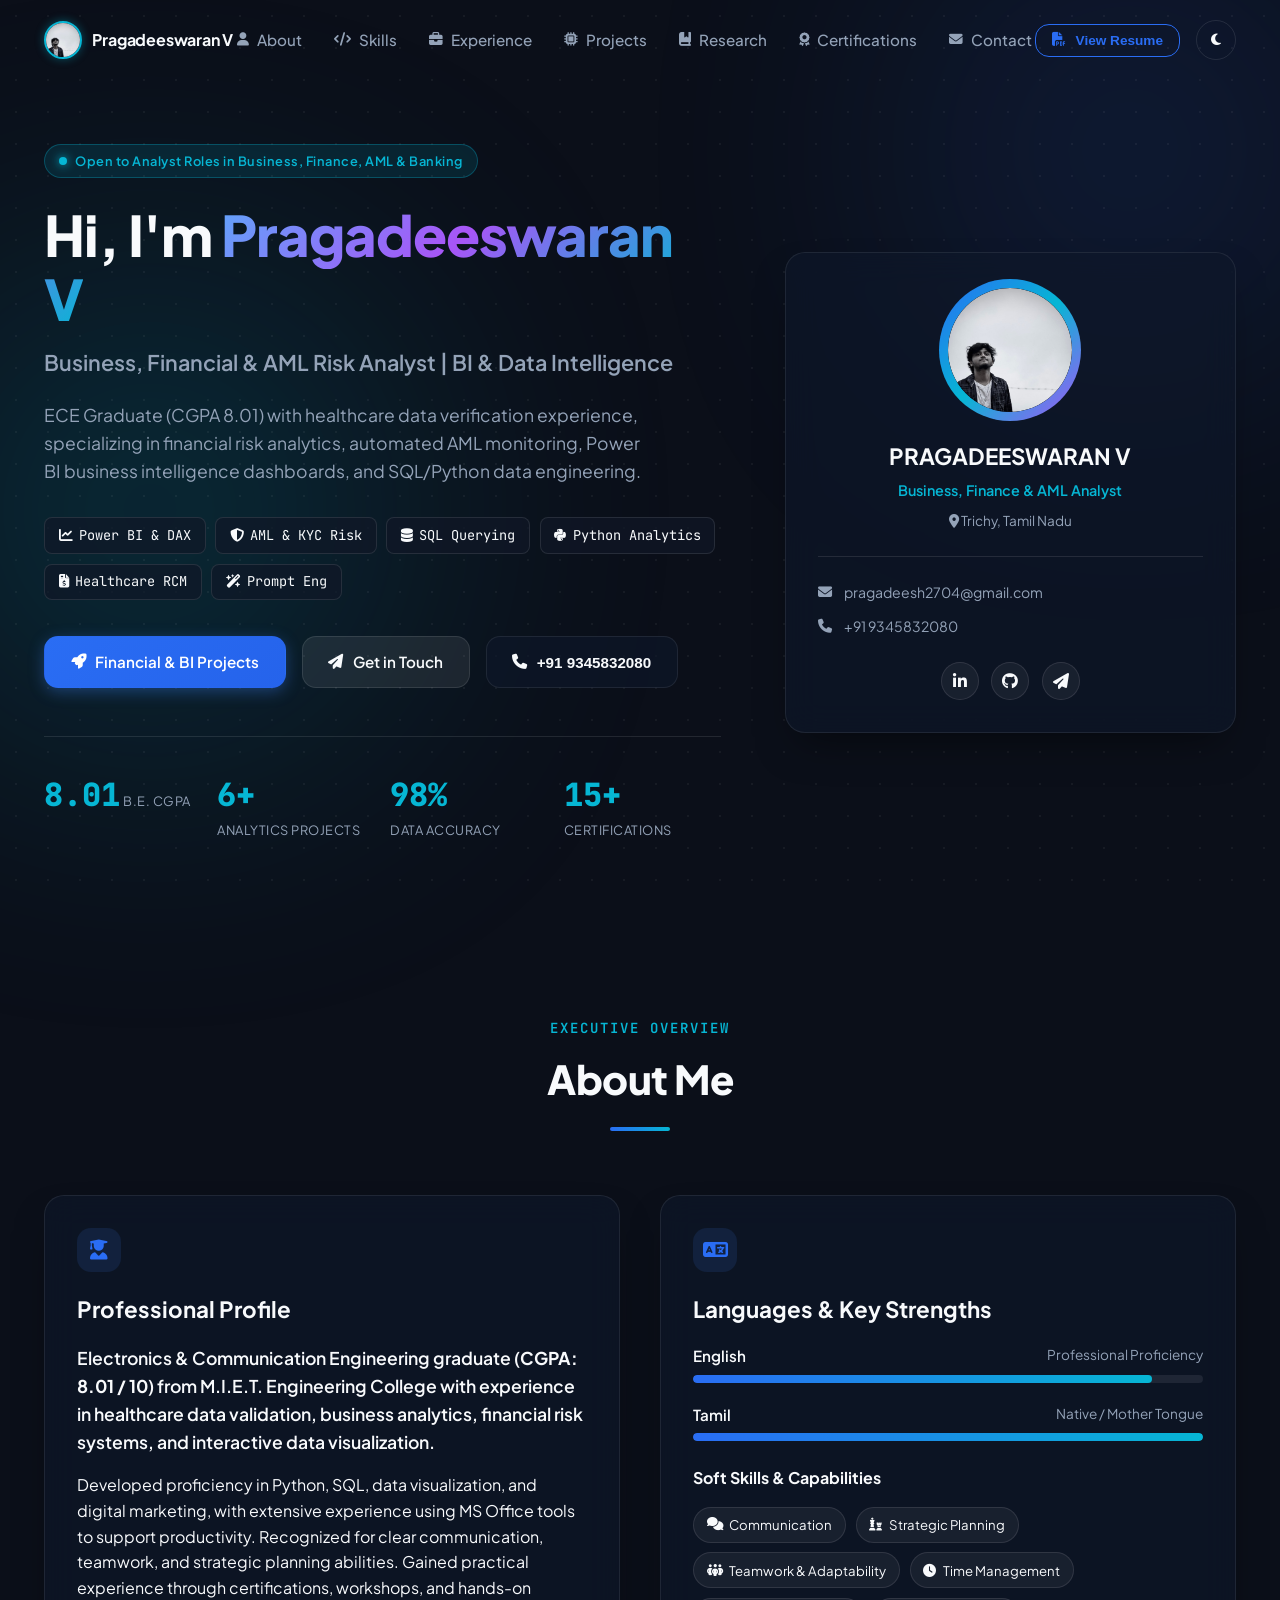
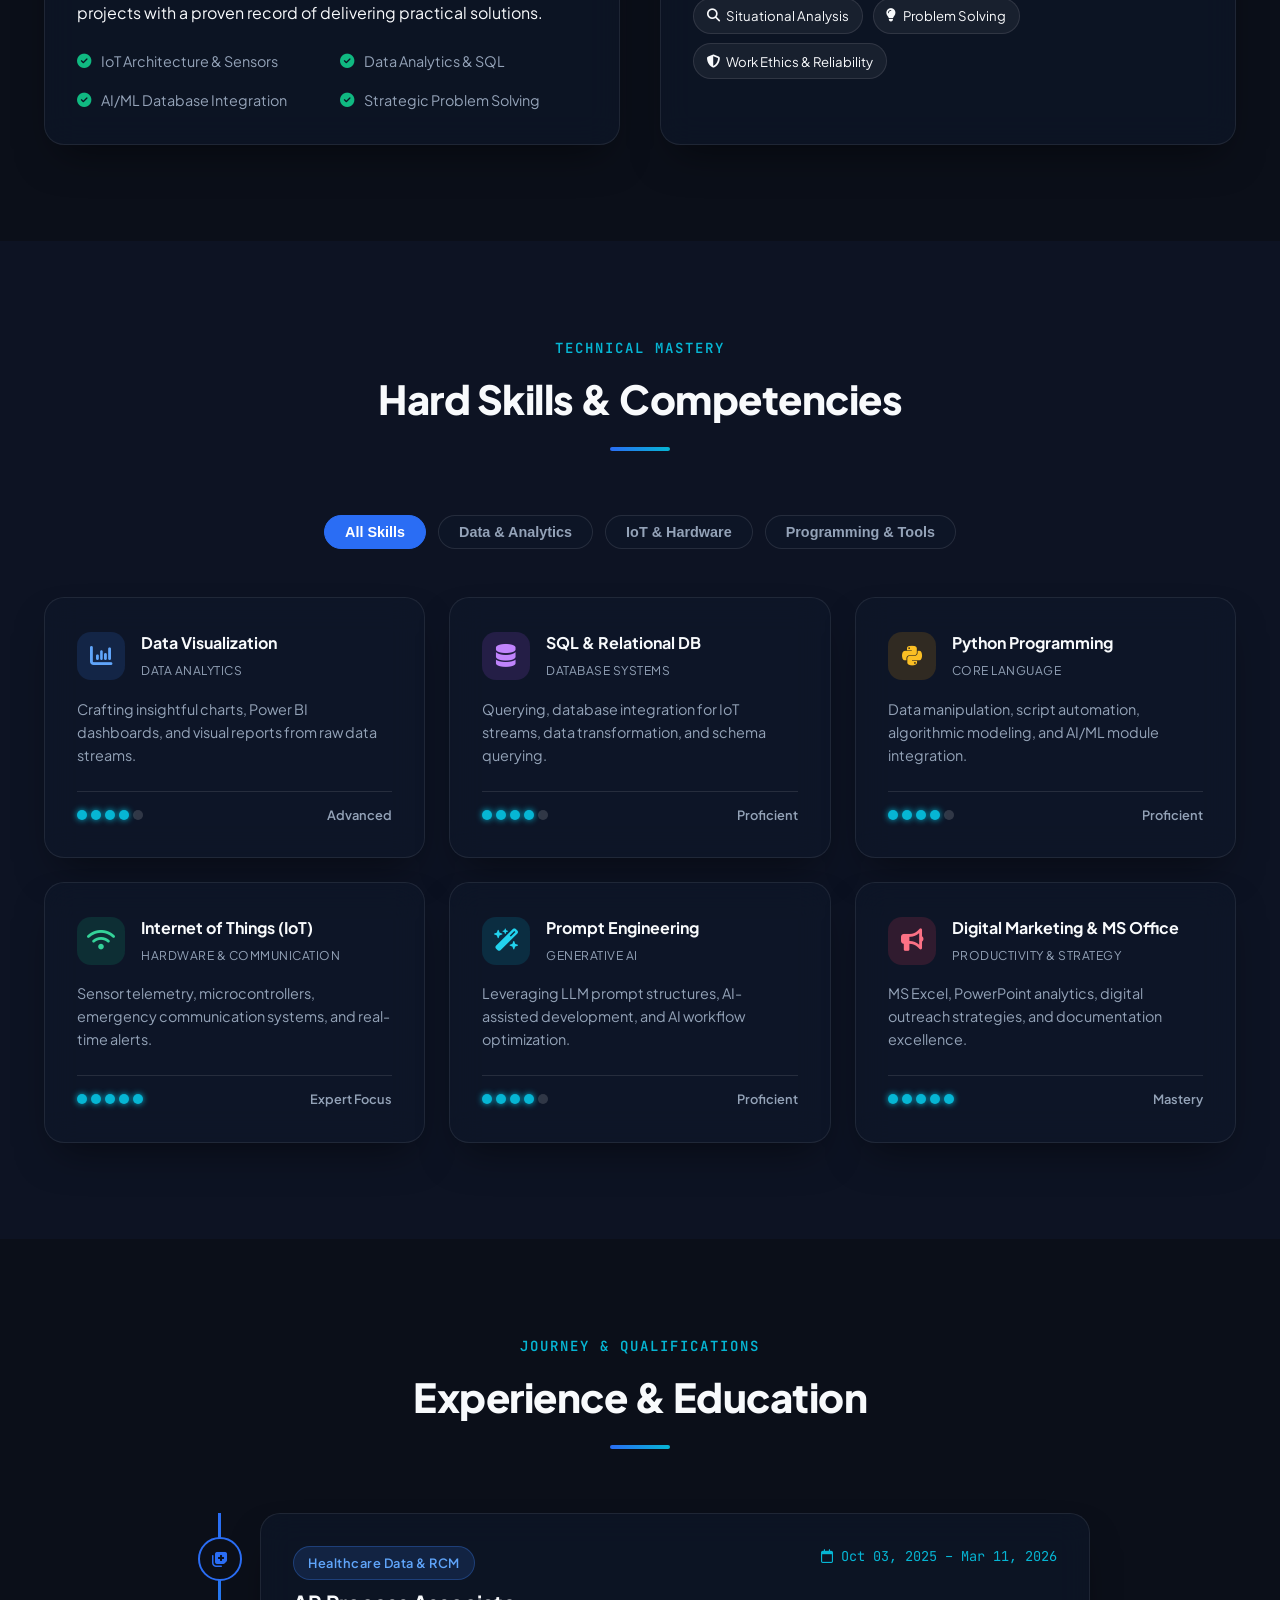
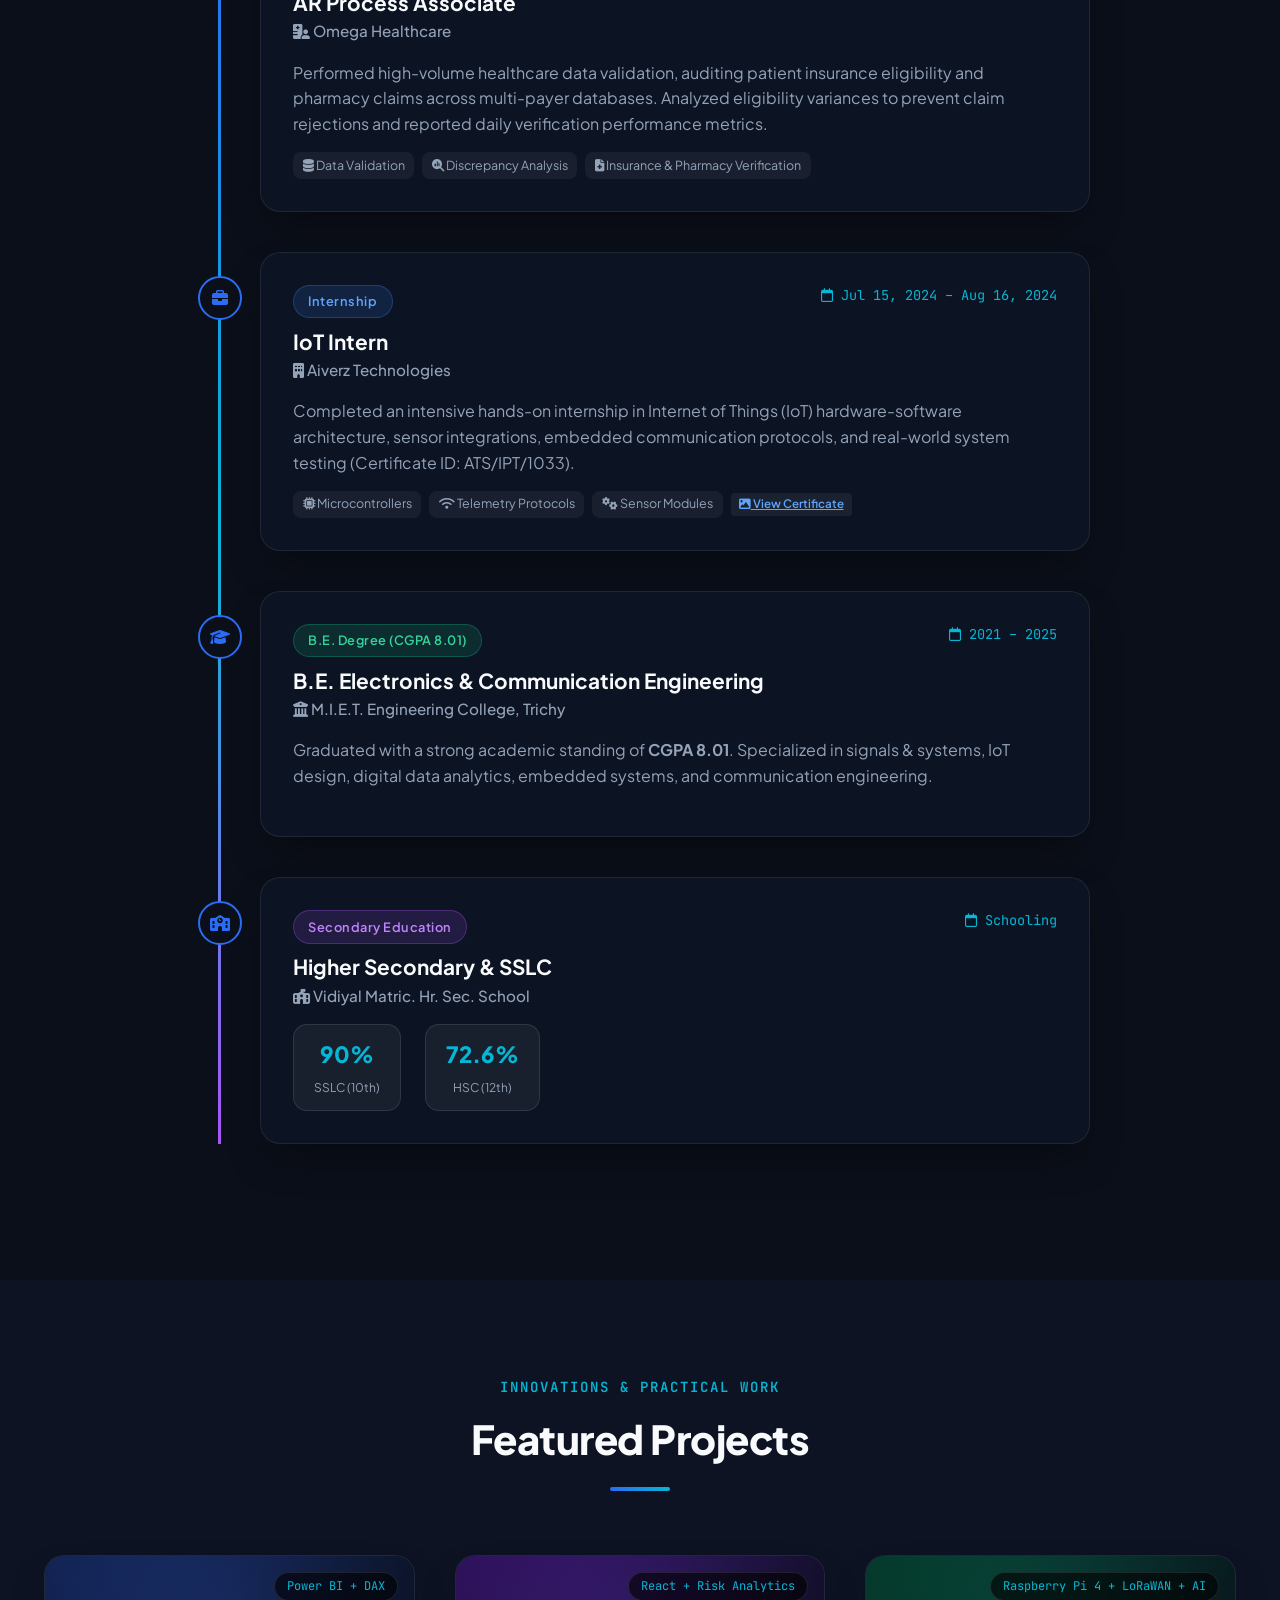
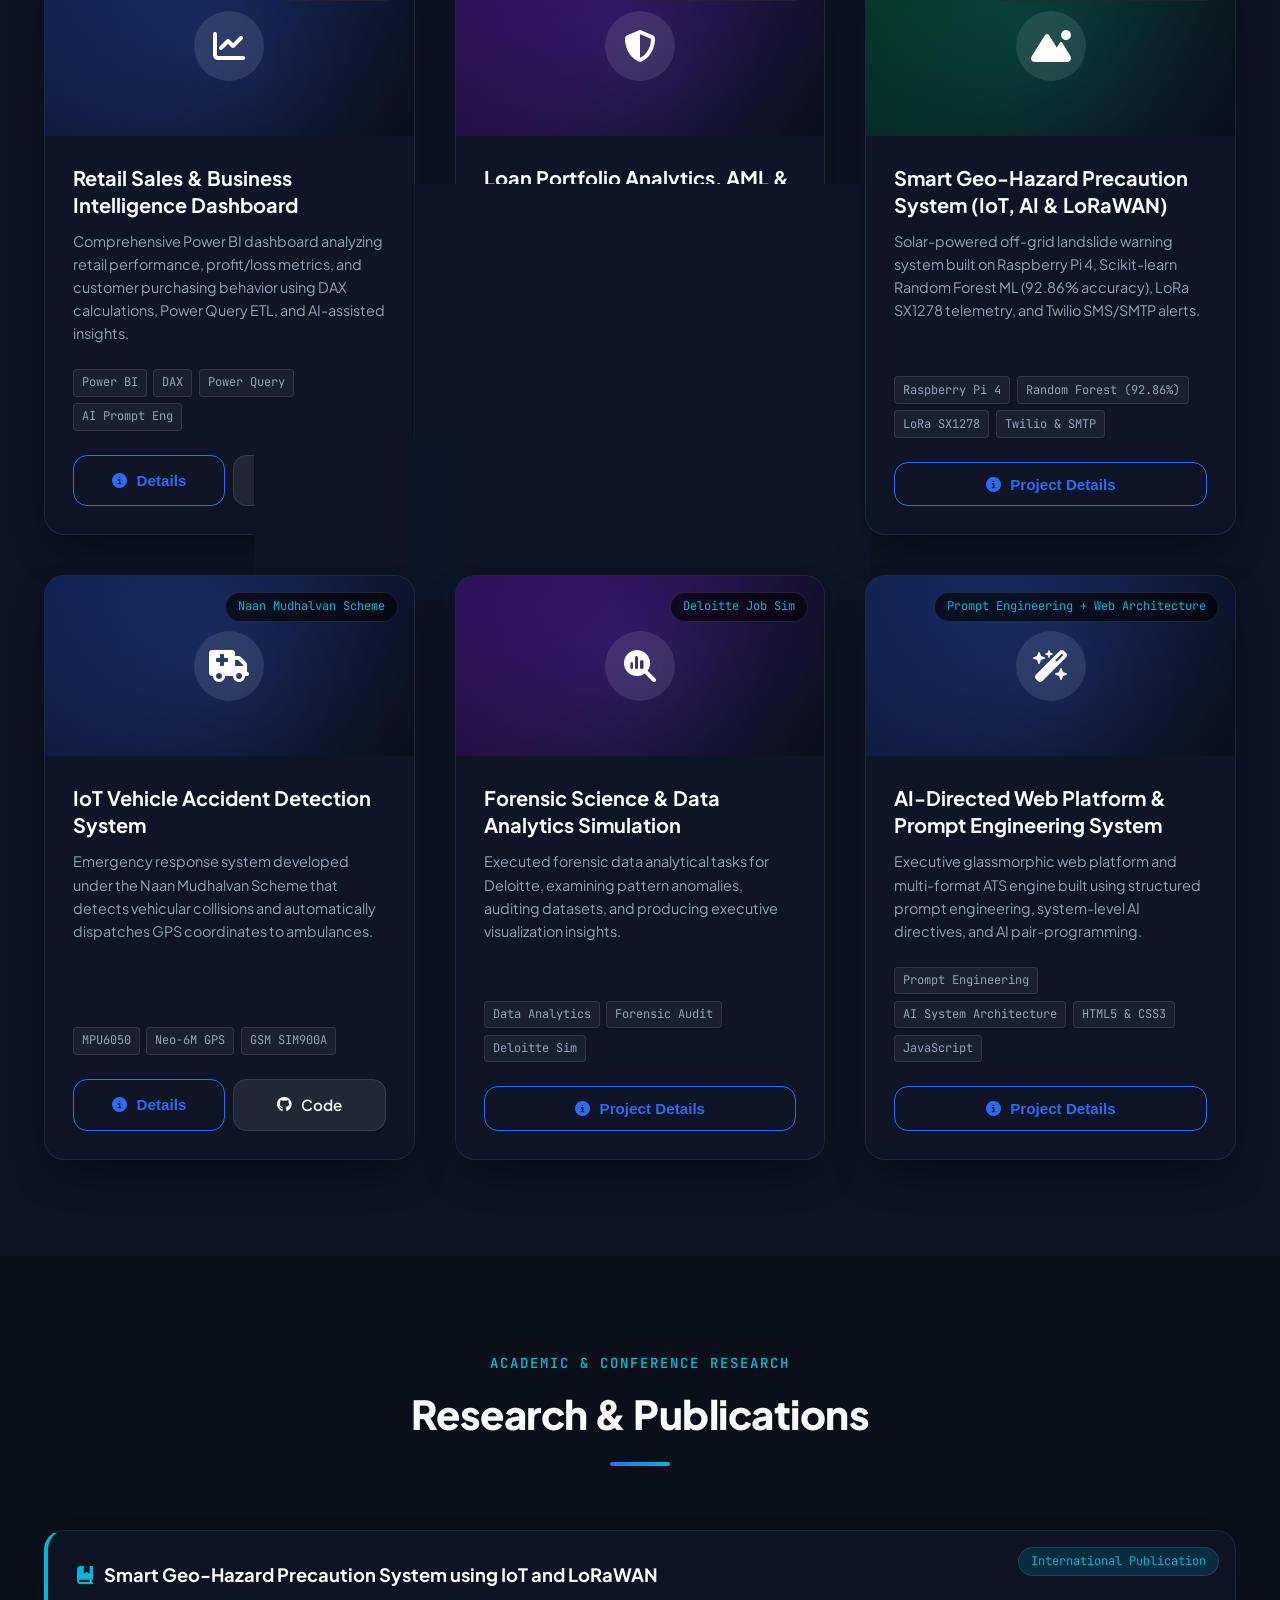
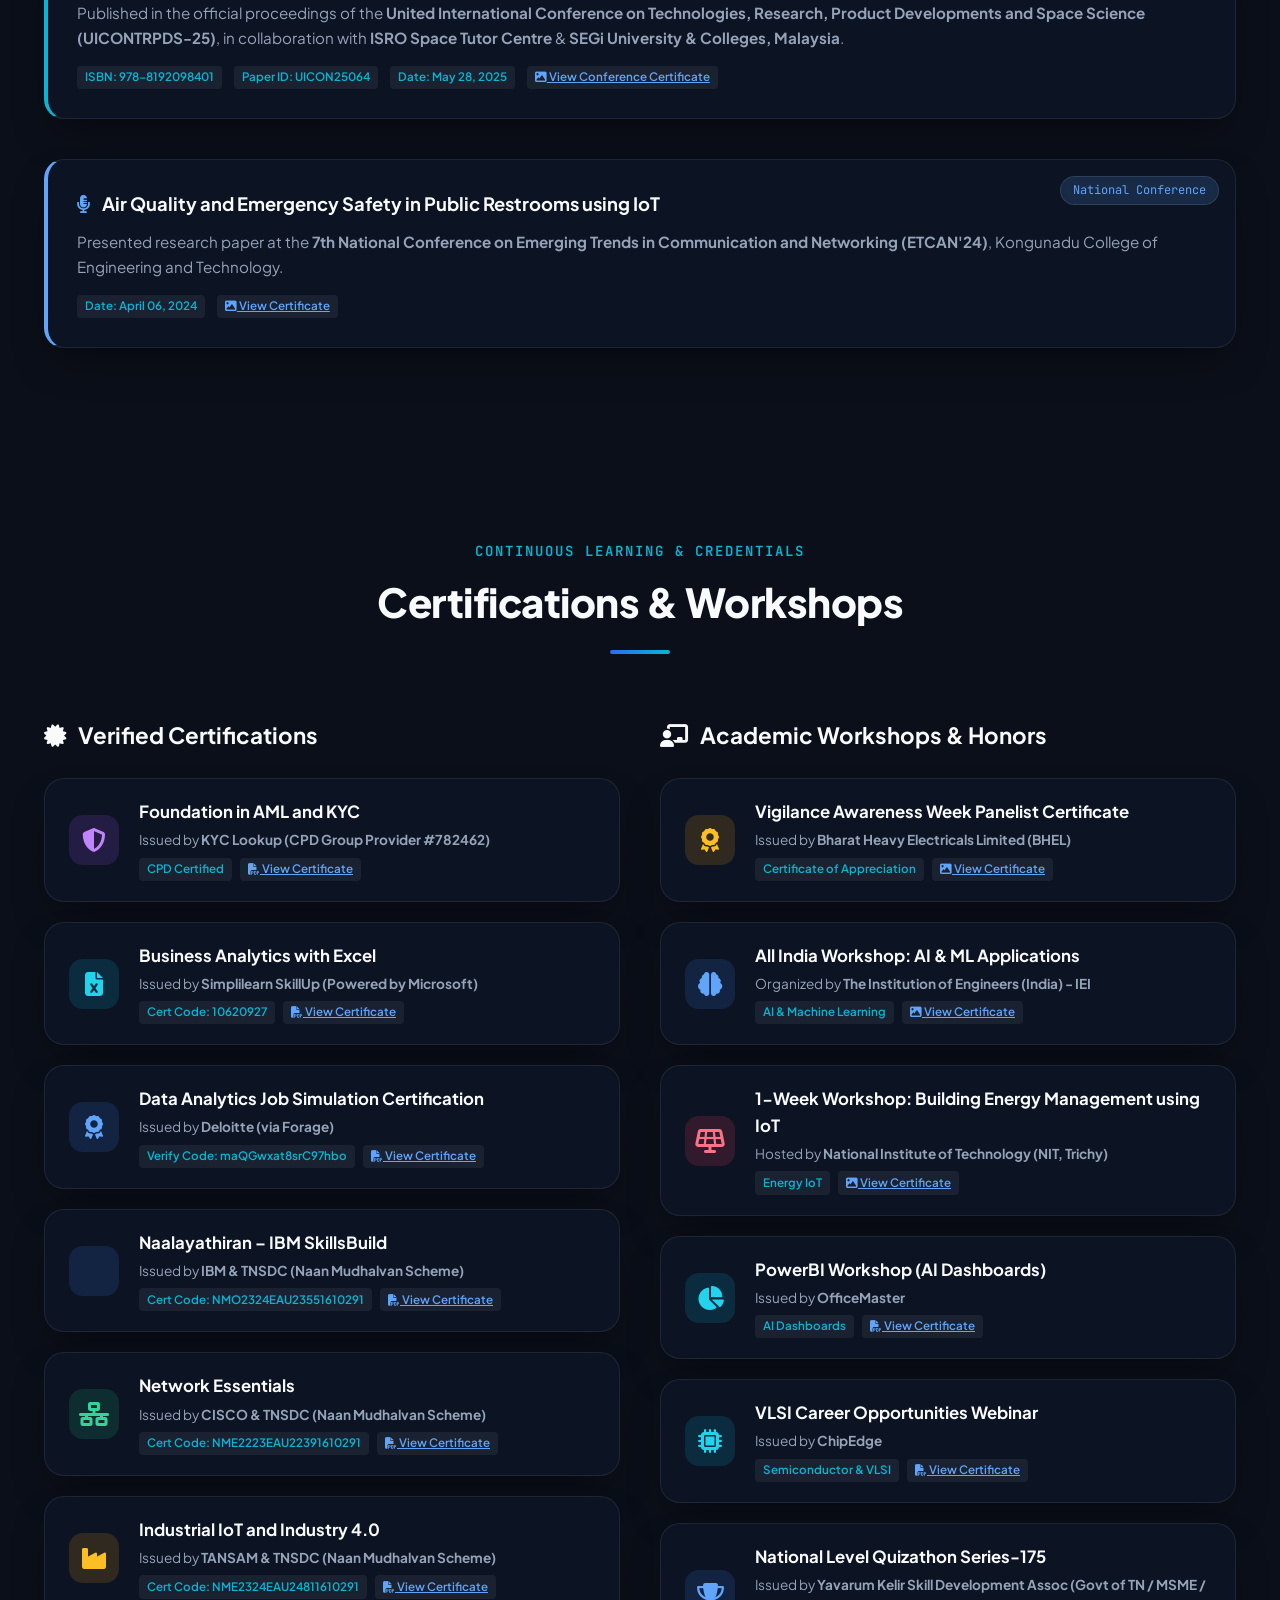
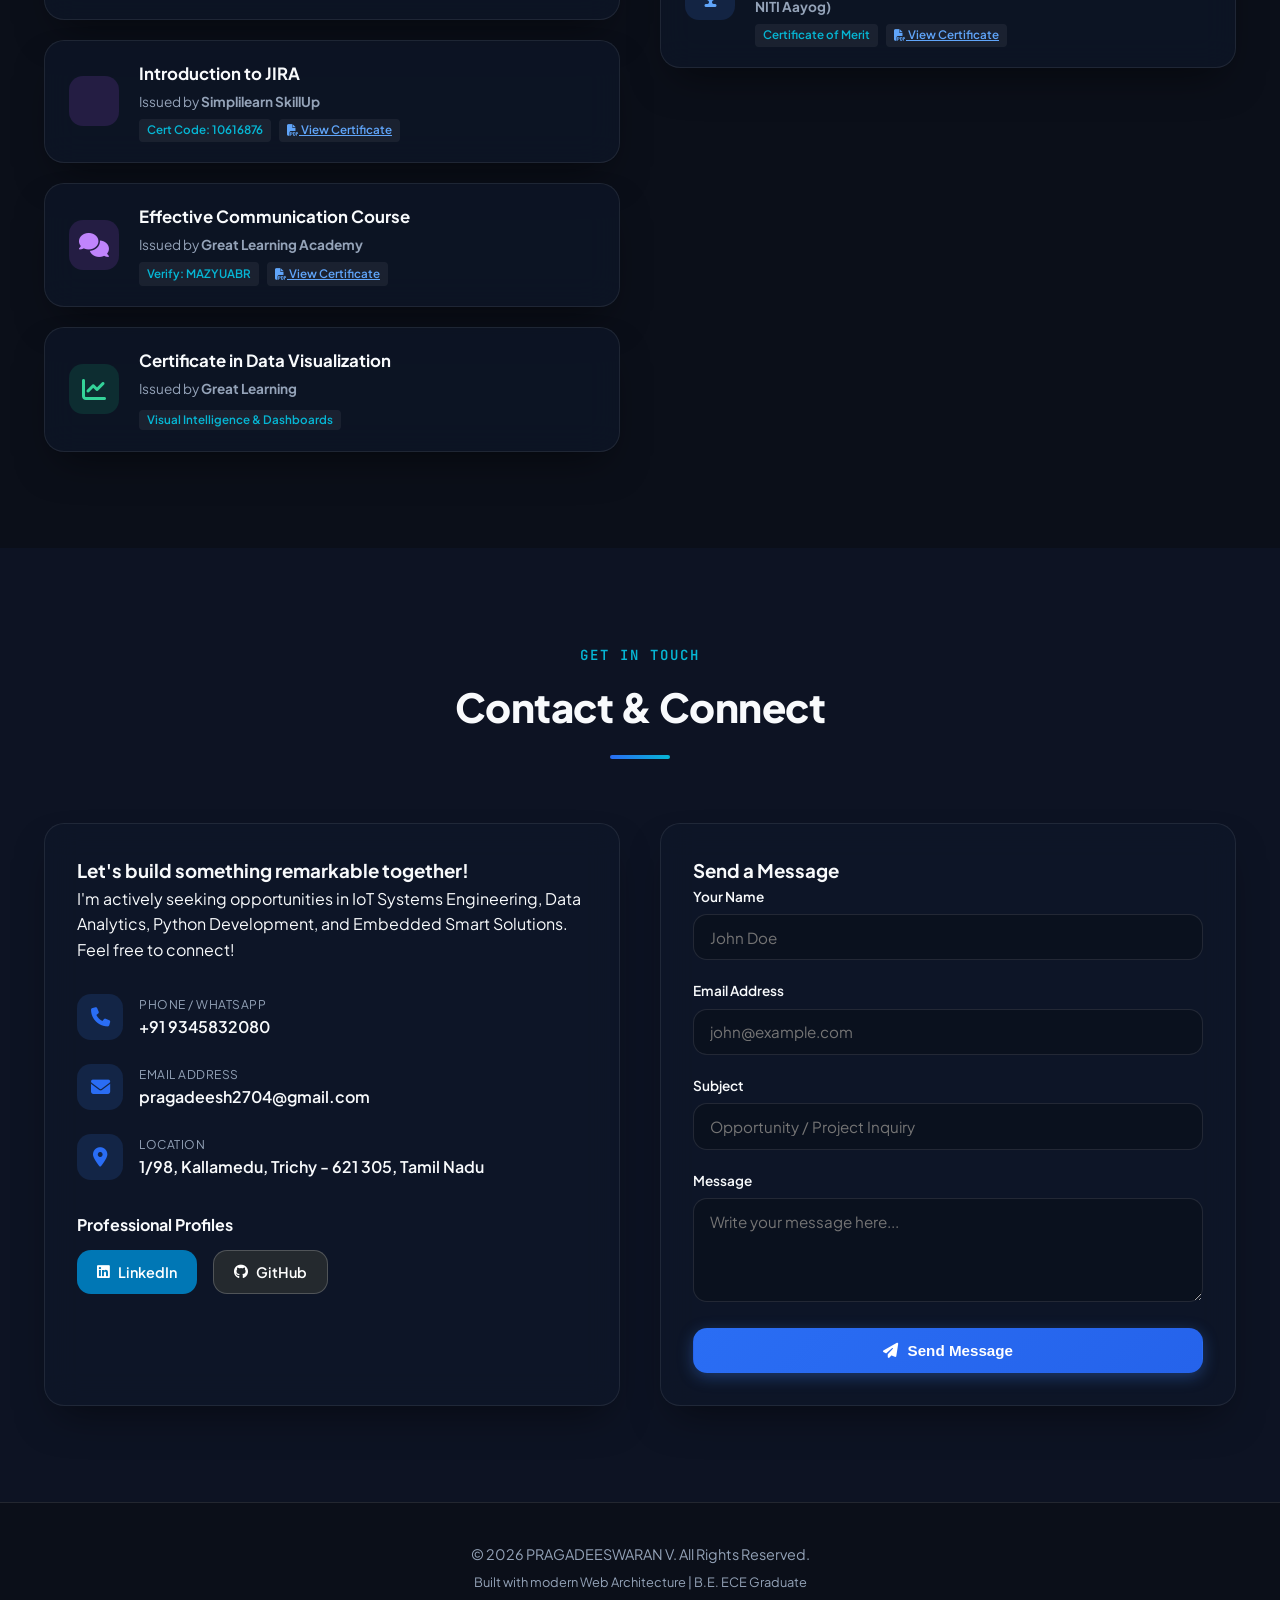
<file: index.html>
<!DOCTYPE html>
<html lang="en">
<head>
    <meta charset="UTF-8">
    <meta name="viewport" content="width=device-width, initial-scale=1.0">
    <title>Pragadeeswaran V | Business, Financial & Risk Data Analyst</title>
    <meta name="description" content="Portfolio of Pragadeeswaran V - Business, Financial & Risk Data Analyst specializing in Power BI, DAX, AML/KYC Risk Systems, SQL, Python, and Healthcare Analytics.">
    <!-- Google Fonts -->
    <link rel="preconnect" href="https://fonts.googleapis.com">
    <link rel="preconnect" href="https://fonts.gstatic.com" crossorigin>
    <link href="https://fonts.googleapis.com/css2?family=Plus+Jakarta+Sans:ital,wght@0,300;0,400;0,500;0,600;0,700;0,800;1,400&family=JetBrains+Mono:wght@400;500;600&display=swap" rel="stylesheet">
    <!-- FontAwesome Icons -->
    <link rel="stylesheet" href="https://cdnjs.cloudflare.com/ajax/libs/font-awesome/6.4.0/css/all.min.css">
    <link rel="stylesheet" href="style.css">
</head>
<body class="theme-dark">
    <!-- Ambient Background Effects -->
    <div class="bg-glow bg-glow-1"></div>
    <div class="bg-glow bg-glow-2"></div>
    <div class="bg-grid"></div>

    <!-- Navigation Bar -->
    <nav class="navbar" id="navbar">
        <div class="nav-container">
            <a href="#hero" class="nav-logo nav-profile-logo">
                <img src="profile.jpg" alt="PRAGADEESWARAN V" class="nav-avatar-img">
                <span class="nav-profile-name">Pragadeeswaran V</span>
            </a>
            <ul class="nav-links">
                <li><a href="#about" class="nav-link"><i class="fa-solid fa-user"></i> About</a></li>
                <li><a href="#skills" class="nav-link"><i class="fa-solid fa-code"></i> Skills</a></li>
                <li><a href="#experience" class="nav-link"><i class="fa-solid fa-briefcase"></i> Experience</a></li>
                <li><a href="#projects" class="nav-link"><i class="fa-solid fa-microchip"></i> Projects</a></li>
                <li><a href="#publications" class="nav-link"><i class="fa-solid fa-book-bookmark"></i> Research</a></li>
                <li><a href="#certifications" class="nav-link"><i class="fa-solid fa-award"></i> Certifications</a></li>
                <li><a href="#contact" class="nav-link"><i class="fa-solid fa-envelope"></i> Contact</a></li>
            </ul>
            <div class="nav-actions">
                <button class="btn btn-outline btn-sm" id="btn-resume-modal">
                    <i class="fa-solid fa-file-pdf"></i> View Resume
                </button>
                <button class="theme-toggle" id="theme-toggle" title="Toggle Theme">
                    <i class="fa-solid fa-moon"></i>
                </button>
            </div>
            <button class="mobile-menu-btn" id="mobile-menu-btn" aria-label="Toggle Menu">
                <i class="fa-solid fa-bars"></i>
            </button>
        </div>
    </nav>

    <!-- Mobile Drawer -->
    <div class="mobile-drawer" id="mobile-drawer">
        <ul class="mobile-nav-links">
            <li><a href="#about" class="mobile-link">About</a></li>
            <li><a href="#skills" class="mobile-link">Skills</a></li>
            <li><a href="#experience" class="mobile-link">Experience & Education</a></li>
            <li><a href="#projects" class="mobile-link">Projects</a></li>
            <li><a href="#certifications" class="mobile-link">Certifications</a></li>
            <li><a href="#contact" class="mobile-link">Contact</a></li>
        </ul>
    </div>

    <main>
        <!-- Hero Section -->
        <section id="hero" class="hero-section">
            <div class="container hero-container">
                <div class="hero-content">
                    <div class="badge hero-badge">
                        <span class="pulse-dot"></span> Open to Analyst Roles in Business, Finance, AML & Banking
                    </div>
                    <h1 class="hero-title">
                        Hi, I'm <span class="gradient-text">Pragadeeswaran V</span>
                    </h1>
                    <h2 class="hero-subtitle">
                        Business, Financial & AML Risk Analyst | BI & Data Intelligence
                    </h2>
                    <p class="hero-description">
                        ECE Graduate (CGPA 8.01) with healthcare data verification experience, specializing in financial risk analytics, automated AML monitoring, Power BI business intelligence dashboards, and SQL/Python data engineering.
                    </p>
                    
                    <div class="hero-tags">
                        <span class="tag"><i class="fa-solid fa-chart-line"></i> Power BI & DAX</span>
                        <span class="tag"><i class="fa-solid fa-shield-halved"></i> AML & KYC Risk</span>
                        <span class="tag"><i class="fa-solid fa-database"></i> SQL Querying</span>
                        <span class="tag"><i class="fa-brands fa-python"></i> Python Analytics</span>
                        <span class="tag"><i class="fa-solid fa-file-invoice-dollar"></i> Healthcare RCM</span>
                        <span class="tag"><i class="fa-solid fa-wand-magic-sparkles"></i> Prompt Eng</span>
                    </div>

                    <div class="hero-buttons">
                        <a href="#projects" class="btn btn-primary">
                            <i class="fa-solid fa-rocket"></i> Financial & BI Projects
                        </a>
                        <a href="#contact" class="btn btn-secondary">
                            <i class="fa-solid fa-paper-plane"></i> Get in Touch
                        </a>
                        <button class="btn btn-glass" id="btn-quick-contact">
                            <i class="fa-solid fa-phone"></i> +91 9345832080
                        </button>
                    </div>

                    <div class="hero-stats">
                        <div class="stat-item">
                            <span class="stat-number" data-target="8.01" data-decimal="2">8.01</span>
                            <span class="stat-label">B.E. CGPA</span>
                        </div>
                        <div class="stat-card">
                            <span class="stat-number" data-target="6+">6+</span>
                            <span class="stat-label">Analytics Projects</span>
                        </div>
                        <div class="stat-card">
                            <span class="stat-number" data-target="98%">98%</span>
                            <span class="stat-label">Data Accuracy</span>
                        </div>
                        <div class="stat-card">
                            <span class="stat-number" data-target="15+">15+</span>
                            <span class="stat-label">Certifications</span>
                        </div>
                    </div>
                </div>

                <div class="hero-visual">
                    <div class="profile-card-wrapper">
                        <div class="profile-card glass-card">
                            <div class="profile-avatar">
                                <div class="avatar-ring"></div>
                                <div class="avatar-inner">
                                    <img src="profile.jpg" alt="PRAGADEESWARAN V" class="profile-img">
                                </div>
                            </div>
                            <h3 class="profile-name">PRAGADEESWARAN V</h3>
                            <p class="profile-role">Business, Finance & AML Analyst</p>
                            <p class="profile-location"><i class="fa-solid fa-location-dot"></i> Trichy, Tamil Nadu</p>
                            
                            <div class="profile-divider"></div>
                            
                            <div class="profile-contact-list">
                                <a href="mailto:pragadeesh2704@gmail.com" class="profile-contact-item">
                                    <i class="fa-solid fa-envelope"></i> pragadeesh2704@gmail.com
                                </a>
                                <a href="tel:+919345832080" class="profile-contact-item">
                                    <i class="fa-solid fa-phone"></i> +91 9345832080
                                </a>
                            </div>

                            <div class="profile-socials">
                                <a href="https://www.linkedin.com/in/pragadeeswaran-v" target="_blank" class="social-btn" title="LinkedIn"><i class="fa-brands fa-linkedin-in"></i></a>
                                <a href="https://github.com/Pragadeeswaran2704" target="_blank" class="social-btn" title="GitHub"><i class="fa-brands fa-github"></i></a>
                                <a href="mailto:pragadeesh2704@gmail.com" class="social-btn" title="Email"><i class="fa-solid fa-paper-plane"></i></a>
                            </div>
                        </div>
                    </div>
                </div>
            </div>
        </section>

        <!-- About / Executive Summary -->
        <section id="about" class="section">
            <div class="container">
                <div class="section-header">
                    <span class="section-subtitle">Executive Overview</span>
                    <h2 class="section-title">About Me</h2>
                    <div class="section-line"></div>
                </div>

                <div class="grid grid-2 gap-lg">
                    <div class="glass-card about-card">
                        <div class="card-icon"><i class="fa-solid fa-user-graduate"></i></div>
                        <h3>Professional Profile</h3>
                        <p class="lead-text">
                            Electronics & Communication Engineering graduate (<strong>CGPA: 8.01 / 10</strong>) from M.I.E.T. Engineering College with experience in healthcare data validation, business analytics, financial risk systems, and interactive data visualization.
                        </p>
                        <p>
                            Developed proficiency in Python, SQL, data visualization, and digital marketing, with extensive experience using MS Office tools to support productivity. Recognized for clear communication, teamwork, and strategic planning abilities. Gained practical experience through certifications, workshops, and hands-on projects with a proven record of delivering practical solutions.
                        </p>
                        <div class="highlights-grid">
                            <div class="highlight-item">
                                <i class="fa-solid fa-check-circle"></i>
                                <span>IoT Architecture & Sensors</span>
                            </div>
                            <div class="highlight-item">
                                <i class="fa-solid fa-check-circle"></i>
                                <span>Data Analytics & SQL</span>
                            </div>
                            <div class="highlight-item">
                                <i class="fa-solid fa-check-circle"></i>
                                <span>AI/ML Database Integration</span>
                            </div>
                            <div class="highlight-item">
                                <i class="fa-solid fa-check-circle"></i>
                                <span>Strategic Problem Solving</span>
                            </div>
                        </div>
                    </div>

                    <div class="glass-card languages-card">
                        <div class="card-icon"><i class="fa-solid fa-language"></i></div>
                        <h3>Languages & Key Strengths</h3>
                        
                        <div class="lang-group">
                            <div class="lang-item">
                                <div class="lang-info">
                                    <span class="lang-name">English</span>
                                    <span class="lang-level">Professional Proficiency</span>
                                </div>
                                <div class="progress-bar-bg"><div class="progress-bar-fill" style="width: 90%;"></div></div>
                            </div>
                            <div class="lang-item">
                                <div class="lang-info">
                                    <span class="lang-name">Tamil</span>
                                    <span class="lang-level">Native / Mother Tongue</span>
                                </div>
                                <div class="progress-bar-bg"><div class="progress-bar-fill" style="width: 100%;"></div></div>
                            </div>
                        </div>

                        <h4 class="mt-md">Soft Skills & Capabilities</h4>
                        <div class="soft-skills-cloud">
                            <span class="pill-badge"><i class="fa-solid fa-comments"></i> Communication</span>
                            <span class="pill-badge"><i class="fa-solid fa-chess"></i> Strategic Planning</span>
                            <span class="pill-badge"><i class="fa-solid fa-people-group"></i> Teamwork & Adaptability</span>
                            <span class="pill-badge"><i class="fa-solid fa-clock"></i> Time Management</span>
                            <span class="pill-badge"><i class="fa-solid fa-magnifying-glass"></i> Situational Analysis</span>
                            <span class="pill-badge"><i class="fa-solid fa-lightbulb"></i> Problem Solving</span>
                            <span class="pill-badge"><i class="fa-solid fa-shield-halved"></i> Work Ethics & Reliability</span>
                        </div>
                    </div>
                </div>
            </div>
        </section>

        <!-- Technical Skills Matrix -->
        <section id="skills" class="section bg-section">
            <div class="container">
                <div class="section-header">
                    <span class="section-subtitle">Technical Mastery</span>
                    <h2 class="section-title">Hard Skills & Competencies</h2>
                    <div class="section-line"></div>
                </div>

                <div class="skills-filter-bar">
                    <button class="skill-filter-btn active" data-filter="all">All Skills</button>
                    <button class="skill-filter-btn" data-filter="data">Data & Analytics</button>
                    <button class="skill-filter-btn" data-filter="iot">IoT & Hardware</button>
                    <button class="skill-filter-btn" data-filter="tech">Programming & Tools</button>
                </div>

                <div class="grid grid-3 gap-md" id="skills-grid">
                    <!-- Skill Card 1 -->
                    <div class="glass-card skill-card" data-category="data">
                        <div class="skill-head">
                            <div class="skill-icon icon-blue"><i class="fa-solid fa-chart-column"></i></div>
                            <div>
                                <h4>Data Visualization</h4>
                                <span class="skill-category">Data Analytics</span>
                            </div>
                        </div>
                        <p class="skill-desc">Crafting insightful charts, Power BI dashboards, and visual reports from raw data streams.</p>
                        <div class="skill-level">
                            <div class="level-dots">
                                <span class="dot active"></span><span class="dot active"></span><span class="dot active"></span><span class="dot active"></span><span class="dot"></span>
                            </div>
                            <span class="level-label">Advanced</span>
                        </div>
                    </div>

                    <!-- Skill Card 2 -->
                    <div class="glass-card skill-card" data-category="data">
                        <div class="skill-head">
                            <div class="skill-icon icon-purple"><i class="fa-solid fa-database"></i></div>
                            <div>
                                <h4>SQL & Relational DB</h4>
                                <span class="skill-category">Database Systems</span>
                            </div>
                        </div>
                        <p class="skill-desc">Querying, database integration for IoT streams, data transformation, and schema querying.</p>
                        <div class="skill-level">
                            <div class="level-dots">
                                <span class="dot active"></span><span class="dot active"></span><span class="dot active"></span><span class="dot active"></span><span class="dot"></span>
                            </div>
                            <span class="level-label">Proficient</span>
                        </div>
                    </div>

                    <!-- Skill Card 3 -->
                    <div class="glass-card skill-card" data-category="tech">
                        <div class="skill-head">
                            <div class="skill-icon icon-yellow"><i class="fa-brands fa-python"></i></div>
                            <div>
                                <h4>Python Programming</h4>
                                <span class="skill-category">Core Language</span>
                            </div>
                        </div>
                        <p class="skill-desc">Data manipulation, script automation, algorithmic modeling, and AI/ML module integration.</p>
                        <div class="skill-level">
                            <div class="level-dots">
                                <span class="dot active"></span><span class="dot active"></span><span class="dot active"></span><span class="dot active"></span><span class="dot"></span>
                            </div>
                            <span class="level-label">Proficient</span>
                        </div>
                    </div>

                    <!-- Skill Card 4 -->
                    <div class="glass-card skill-card" data-category="iot">
                        <div class="skill-head">
                            <div class="skill-icon icon-green"><i class="fa-solid fa-wifi"></i></div>
                            <div>
                                <h4>Internet of Things (IoT)</h4>
                                <span class="skill-category">Hardware & Communication</span>
                            </div>
                        </div>
                        <p class="skill-desc">Sensor telemetry, microcontrollers, emergency communication systems, and real-time alerts.</p>
                        <div class="skill-level">
                            <div class="level-dots">
                                <span class="dot active"></span><span class="dot active"></span><span class="dot active"></span><span class="dot active"></span><span class="dot active"></span>
                            </div>
                            <span class="level-label">Expert Focus</span>
                        </div>
                    </div>

                    <!-- Skill Card 5 -->
                    <div class="glass-card skill-card" data-category="tech">
                        <div class="skill-head">
                            <div class="skill-icon icon-cyan"><i class="fa-solid fa-wand-magic-sparkles"></i></div>
                            <div>
                                <h4>Prompt Engineering</h4>
                                <span class="skill-category">Generative AI</span>
                            </div>
                        </div>
                        <p class="skill-desc">Leveraging LLM prompt structures, AI-assisted development, and AI workflow optimization.</p>
                        <div class="skill-level">
                            <div class="level-dots">
                                <span class="dot active"></span><span class="dot active"></span><span class="dot active"></span><span class="dot active"></span><span class="dot"></span>
                            </div>
                            <span class="level-label">Proficient</span>
                        </div>
                    </div>

                    <!-- Skill Card 6 -->
                    <div class="glass-card skill-card" data-category="tech">
                        <div class="skill-head">
                            <div class="skill-icon icon-red"><i class="fa-solid fa-bullhorn"></i></div>
                            <div>
                                <h4>Digital Marketing & MS Office</h4>
                                <span class="skill-category">Productivity & Strategy</span>
                            </div>
                        </div>
                        <p class="skill-desc">MS Excel, PowerPoint analytics, digital outreach strategies, and documentation excellence.</p>
                        <div class="skill-level">
                            <div class="level-dots">
                                <span class="dot active"></span><span class="dot active"></span><span class="dot active"></span><span class="dot active"></span><span class="dot active"></span>
                            </div>
                            <span class="level-label">Mastery</span>
                        </div>
                    </div>
                </div>
            </div>
        </section>

        <!-- Experience & Education Timeline -->
        <section id="experience" class="section">
            <div class="container">
                <div class="section-header">
                    <span class="section-subtitle">Journey & Qualifications</span>
                    <h2 class="section-title">Experience & Education</h2>
                    <div class="section-line"></div>
                </div>

                <div class="timeline-wrapper">
                    <div class="timeline-track"></div>

                    <!-- Timeline Item 0: Omega Healthcare -->
                    <div class="timeline-item">
                        <div class="timeline-dot icon-work"><i class="fa-solid fa-notes-medical"></i></div>
                        <div class="timeline-content glass-card">
                            <div class="timeline-header">
                                <div>
                                    <span class="badge badge-primary">Healthcare Data & RCM</span>
                                    <h3 class="timeline-title">AR Process Associate</h3>
                                    <h4 class="timeline-org"><i class="fa-solid fa-hospital-user"></i> Omega Healthcare</h4>
                                </div>
                                <span class="timeline-date"><i class="fa-regular fa-calendar"></i> Oct 03, 2025 – Mar 11, 2026</span>
                            </div>
                            <p class="timeline-text">
                                Performed high-volume healthcare data validation, auditing patient insurance eligibility and pharmacy claims across multi-payer databases. Analyzed eligibility variances to prevent claim rejections and reported daily verification performance metrics.
                            </p>
                            <div class="timeline-tags">
                                <span><i class="fa-solid fa-database"></i> Data Validation</span>
                                <span><i class="fa-solid fa-magnifying-glass-chart"></i> Discrepancy Analysis</span>
                                <span><i class="fa-solid fa-file-medical"></i> Insurance & Pharmacy Verification</span>
                            </div>
                        </div>
                    </div>

                    <!-- Timeline Item 1 -->
                    <div class="timeline-item">
                        <div class="timeline-dot icon-work"><i class="fa-solid fa-briefcase"></i></div>
                        <div class="timeline-content glass-card">
                            <div class="timeline-header">
                                <div>
                                    <span class="badge badge-primary">Internship</span>
                                    <h3 class="timeline-title">IoT Intern</h3>
                                    <h4 class="timeline-org"><i class="fa-solid fa-building"></i> Aiverz Technologies</h4>
                                </div>
                                <span class="timeline-date"><i class="fa-regular fa-calendar"></i> Jul 15, 2024 – Aug 16, 2024</span>
                            </div>
                            <p class="timeline-text">
                                Completed an intensive hands-on internship in Internet of Things (IoT) hardware-software architecture, sensor integrations, embedded communication protocols, and real-world system testing (Certificate ID: ATS/IPT/1033).
                            </p>
                            <div class="timeline-tags" style="display: flex; gap: 0.5rem; flex-wrap: wrap; align-items: center;">
                                <span><i class="fa-solid fa-microchip"></i> Microcontrollers</span>
                                <span><i class="fa-solid fa-wifi"></i> Telemetry Protocols</span>
                                <span><i class="fa-solid fa-gears"></i> Sensor Modules</span>
                                <a href="aiverz_internship_cert.jpg" target="_blank" class="cert-badge" style="color: #60a5fa; text-decoration: underline;"><i class="fa-solid fa-image"></i> View Certificate</a>
                            </div>
                        </div>
                    </div>

                    <!-- Timeline Item 2 -->
                    <div class="timeline-item">
                        <div class="timeline-dot icon-edu"><i class="fa-solid fa-graduation-cap"></i></div>
                        <div class="timeline-content glass-card">
                            <div class="timeline-header">
                                <div>
                                    <span class="badge badge-success">B.E. Degree (CGPA 8.01)</span>
                                    <h3 class="timeline-title">B.E. Electronics & Communication Engineering</h3>
                                    <h4 class="timeline-org"><i class="fa-solid fa-university"></i> M.I.E.T. Engineering College, Trichy</h4>
                                </div>
                                <span class="timeline-date"><i class="fa-regular fa-calendar"></i> 2021 – 2025</span>
                            </div>
                            <p class="timeline-text">
                                Graduated with a strong academic standing of <strong>CGPA 8.01</strong>. Specialized in signals & systems, IoT design, digital data analytics, embedded systems, and communication engineering.
                            </p>
                        </div>
                    </div>

                    <!-- Timeline Item 3 -->
                    <div class="timeline-item">
                        <div class="timeline-dot icon-edu"><i class="fa-solid fa-school"></i></div>
                        <div class="timeline-content glass-card">
                            <div class="timeline-header">
                                <div>
                                    <span class="badge badge-info">Secondary Education</span>
                                    <h3 class="timeline-title">Higher Secondary & SSLC</h3>
                                    <h4 class="timeline-org"><i class="fa-solid fa-school-flag"></i> Vidiyal Matric. Hr. Sec. School</h4>
                                </div>
                                <span class="timeline-date"><i class="fa-regular fa-calendar"></i> Schooling</span>
                            </div>
                            <div class="score-grid">
                                <div class="score-box">
                                    <span class="score-val">90%</span>
                                    <span class="score-lbl">SSLC (10th)</span>
                                </div>
                                <div class="score-box">
                                    <span class="score-val">72.6%</span>
                                    <span class="score-lbl">HSC (12th)</span>
                                </div>
                            </div>
                        </div>
                    </div>
                </div>
            </div>
        </section>

        <!-- Featured Projects Section -->
        <section id="projects" class="section bg-section">
            <div class="container">
                <div class="section-header">
                    <span class="section-subtitle">Innovations & Practical Work</span>
                    <h2 class="section-title">Featured Projects</h2>
                    <div class="section-line"></div>
                </div>

                <div class="grid grid-3 gap-lg">
                    <!-- Project 1: Power BI Retail Sales -->
                    <div class="glass-card project-card">
                        <div class="project-banner project-bg-1">
                            <div class="project-overlay"></div>
                            <span class="project-tag">Power BI + DAX</span>
                            <div class="project-icon-wrapper">
                                <i class="fa-solid fa-chart-line"></i>
                            </div>
                        </div>
                        <div class="project-body">
                            <h3 class="project-title">Retail Sales & Business Intelligence Dashboard</h3>
                            <p class="project-desc">
                                Comprehensive Power BI dashboard analyzing retail performance, profit/loss metrics, and customer purchasing behavior using DAX calculations, Power Query ETL, and AI-assisted insights.
                            </p>
                            <div class="project-tech-stack">
                                <span>Power BI</span>
                                <span>DAX</span>
                                <span>Power Query</span>
                                <span>AI Prompt Eng</span>
                            </div>
                            <div style="display: flex; gap: 0.5rem;">
                                <button class="btn btn-outline btn-full btn-project-detail" data-project="4">
                                    <i class="fa-solid fa-circle-info"></i> Details
                                </button>
                                <a href="https://github.com/Pragadeeswaran2704/Retail-Analysis" target="_blank" class="btn btn-secondary btn-full">
                                    <i class="fa-brands fa-github"></i> Code
                                </a>
                            </div>
                        </div>
                    </div>

                    <!-- Project 2: React Financial Risk AML/KYC -->
                    <div class="glass-card project-card">
                        <div class="project-banner project-bg-2">
                            <div class="project-overlay"></div>
                            <span class="project-tag">React + Risk Analytics</span>
                            <div class="project-icon-wrapper">
                                <i class="fa-solid fa-shield-halved"></i>
                            </div>
                        </div>
                        <div class="project-body">
                            <h3 class="project-title">Loan Portfolio Analytics, AML & KYC Risk Dashboard</h3>
                            <p class="project-desc">
                                Financial risk web app simulating lending portfolio monitoring, Non-Performing Loan (NPL) tracking, rule-based AML alert generation, and weighted KYC risk scoring.
                            </p>
                            <div class="project-tech-stack">
                                <span>React.js</span>
                                <span>Recharts</span>
                                <span>AML Monitoring</span>
                                <span>KYC Risk Scoring</span>
                            </div>
                            <div style="display: flex; gap: 0.5rem;">
                                <button class="btn btn-outline btn-full btn-project-detail" data-project="5">
                                    <i class="fa-solid fa-circle-info"></i> Details
                                </button>
                                <a href="https://lending-risk-analytics.vercel.app" target="_blank" class="btn btn-primary btn-full">
                                    <i class="fa-solid fa-arrow-up-right-from-square"></i> Live App
                                </a>
                            </div>
                        </div>
                    </div>

                    <!-- Project 3: IoT Geo Hazard -->
                    <div class="glass-card project-card">
                        <div class="project-banner project-bg-3">
                            <div class="project-overlay"></div>
                            <span class="project-tag">Raspberry Pi 4 + LoRaWAN + AI</span>
                            <div class="project-icon-wrapper">
                                <i class="fa-solid fa-mountain-sun"></i>
                            </div>
                        </div>
                        <div class="project-body">
                            <h3 class="project-title">Smart Geo-Hazard Precaution System (IoT, AI & LoRaWAN)</h3>
                            <p class="project-desc">
                                Solar-powered off-grid landslide warning system built on Raspberry Pi 4, Scikit-learn Random Forest ML (92.86% accuracy), LoRa SX1278 telemetry, and Twilio SMS/SMTP alerts.
                            </p>
                            <div class="project-tech-stack">
                                <span>Raspberry Pi 4</span>
                                <span>Random Forest (92.86%)</span>
                                <span>LoRa SX1278</span>
                                <span>Twilio & SMTP</span>
                            </div>
                            <button class="btn btn-outline btn-full btn-project-detail" data-project="1">
                                <i class="fa-solid fa-circle-info"></i> Project Details
                            </button>
                        </div>
                    </div>

                    <!-- Project 4: Accident Detection -->
                    <div class="glass-card project-card">
                        <div class="project-banner project-bg-1">
                            <div class="project-overlay"></div>
                            <span class="project-tag">Naan Mudhalvan Scheme</span>
                            <div class="project-icon-wrapper">
                                <i class="fa-solid fa-truck-medical"></i>
                            </div>
                        </div>
                        <div class="project-body">
                            <h3 class="project-title">IoT Vehicle Accident Detection System</h3>
                            <p class="project-desc">
                                Emergency response system developed under the Naan Mudhalvan Scheme that detects vehicular collisions and automatically dispatches GPS coordinates to ambulances.
                            </p>
                            <div class="project-tech-stack">
                                <span>MPU6050</span>
                                <span>Neo-6M GPS</span>
                                <span>GSM SIM900A</span>
                            </div>
                            <div style="display: flex; gap: 0.5rem;">
                                <button class="btn btn-outline btn-full btn-project-detail" data-project="2">
                                    <i class="fa-solid fa-circle-info"></i> Details
                                </button>
                                <a href="https://github.com/Pragadeeswaran2704/IoT-Project-" target="_blank" class="btn btn-secondary btn-full">
                                    <i class="fa-brands fa-github"></i> Code
                                </a>
                            </div>
                        </div>
                    </div>

                    <!-- Project 5: Deloitte Job Sim -->
                    <div class="glass-card project-card">
                        <div class="project-banner project-bg-2">
                            <div class="project-overlay"></div>
                            <span class="project-tag">Deloitte Job Sim</span>
                            <div class="project-icon-wrapper">
                                <i class="fa-solid fa-magnifying-glass-chart"></i>
                            </div>
                        </div>
                        <div class="project-body">
                            <h3 class="project-title">Forensic Science & Data Analytics Simulation</h3>
                            <p class="project-desc">
                                Executed forensic data analytical tasks for Deloitte, examining pattern anomalies, auditing datasets, and producing executive visualization insights.
                            </p>
                            <div class="project-tech-stack">
                                <span>Data Analytics</span>
                                <span>Forensic Audit</span>
                                <span>Deloitte Sim</span>
                            </div>
                            <button class="btn btn-outline btn-full btn-project-detail" data-project="3">
                                <i class="fa-solid fa-circle-info"></i> Project Details
                            </button>
                        </div>
                    </div>

                    <!-- Project 6: Prompt Engineering Web Platform -->
                    <div class="glass-card project-card">
                        <div class="project-banner project-bg-1">
                            <div class="project-overlay"></div>
                            <span class="project-tag">Prompt Engineering + Web Architecture</span>
                            <div class="project-icon-wrapper">
                                <i class="fa-solid fa-wand-magic-sparkles"></i>
                            </div>
                        </div>
                        <div class="project-body">
                            <h3 class="project-title">AI-Directed Web Platform & Prompt Engineering System</h3>
                            <p class="project-desc">
                                Executive glassmorphic web platform and multi-format ATS engine built using structured prompt engineering, system-level AI directives, and AI pair-programming.
                            </p>
                            <div class="project-tech-stack">
                                <span>Prompt Engineering</span>
                                <span>AI System Architecture</span>
                                <span>HTML5 & CSS3</span>
                                <span>JavaScript</span>
                            </div>
                            <button class="btn btn-outline btn-full btn-project-detail" data-project="6">
                                <i class="fa-solid fa-circle-info"></i> Project Details
                            </button>
                        </div>
                    </div>
                </div>
            </div>
        </section>

        <!-- Research & Publications Section -->
        <section id="publications" class="section">
            <div class="container">
                <div class="section-header">
                    <span class="section-subtitle">Academic & Conference Research</span>
                    <h2 class="section-title">Research & Publications</h2>
                    <div class="section-line"></div>
                </div>

                <div class="grid grid-1 gap-lg">
                    <div class="glass-card" style="padding: 1.8rem; border-left: 4px solid var(--accent-cyan);">
                        <div style="display: flex; justify-content: space-between; align-items: flex-start; flex-wrap: wrap; gap: 0.5rem; margin-bottom: 0.75rem;">
                            <h3 style="font-size: 1.15rem; color: var(--text-main); font-weight: 700;">
                                <i class="fa-solid fa-book-bookmark" style="color: var(--accent-cyan); margin-right: 0.5rem;"></i>
                                Smart Geo-Hazard Precaution System using IoT and LoRaWAN
                            </h3>
                            <span class="project-tag" style="background: rgba(6, 182, 212, 0.15); color: var(--accent-cyan);">International Publication</span>
                        </div>
                        <p style="color: var(--text-muted); font-size: 0.95rem; margin-bottom: 1rem; line-height: 1.6;">
                            Published in the official proceedings of the <strong>United International Conference on Technologies, Research, Product Developments and Space Science (UICONTRPDS-25)</strong>, in collaboration with <strong>ISRO Space Tutor Centre</strong> & <strong>SEGi University & Colleges, Malaysia</strong>.
                        </p>
                        <div style="display: flex; gap: 0.75rem; flex-wrap: wrap; align-items: center;">
                            <span class="cert-badge">ISBN: 978-8192098401</span>
                            <span class="cert-badge">Paper ID: UICON25064</span>
                            <span class="cert-badge">Date: May 28, 2025</span>
                            <a href="isro_segi_publication_cert.jpg" target="_blank" class="cert-badge" style="color: #60a5fa; text-decoration: underline;"><i class="fa-solid fa-image"></i> View Conference Certificate</a>
                        </div>
                    </div>

                    <div class="glass-card" style="padding: 1.8rem; border-left: 4px solid #60a5fa;">
                        <div style="display: flex; justify-content: space-between; align-items: flex-start; flex-wrap: wrap; gap: 0.5rem; margin-bottom: 0.75rem;">
                            <h3 style="font-size: 1.15rem; color: var(--text-main); font-weight: 700;">
                                <i class="fa-solid fa-microphone-lines" style="color: #60a5fa; margin-right: 0.5rem;"></i>
                                Air Quality and Emergency Safety in Public Restrooms using IoT
                            </h3>
                            <span class="project-tag" style="background: rgba(96, 165, 250, 0.15); color: #60a5fa;">National Conference</span>
                        </div>
                        <p style="color: var(--text-muted); font-size: 0.95rem; margin-bottom: 1rem; line-height: 1.6;">
                            Presented research paper at the <strong>7th National Conference on Emerging Trends in Communication and Networking (ETCAN'24)</strong>, Kongunadu College of Engineering and Technology.
                        </p>
                        <div style="display: flex; gap: 0.75rem; flex-wrap: wrap; align-items: center;">
                            <span class="cert-badge">Date: April 06, 2024</span>
                            <a href="etcan24_conference_cert.jpg" target="_blank" class="cert-badge" style="color: #60a5fa; text-decoration: underline;"><i class="fa-solid fa-image"></i> View Certificate</a>
                        </div>
                    </div>
                </div>
            </div>
        </section>

        <!-- Certifications & Academic Activities -->
        <section id="certifications" class="section">
            <div class="container">
                <div class="section-header">
                    <span class="section-subtitle">Continuous Learning & Credentials</span>
                    <h2 class="section-title">Certifications & Workshops</h2>
                    <div class="section-line"></div>
                </div>

                <div class="grid grid-2 gap-lg">
                    <!-- Certifications Block -->
                    <div>
                        <h3 class="block-title"><i class="fa-solid fa-certificate"></i> Verified Certifications</h3>
                        <div class="cert-list">
                            <div class="glass-card cert-item">
                                <div class="cert-icon icon-purple"><i class="fa-solid fa-shield-halved"></i></div>
                                <div class="cert-info">
                                    <h4>Foundation in AML and KYC</h4>
                                    <p class="cert-issuer">Issued by <strong>KYC Lookup (CPD Group Provider #782462)</strong></p>
                                    <div style="display: flex; gap: 0.5rem; flex-wrap: wrap; margin-top: 0.4rem;">
                                        <span class="cert-badge">CPD Certified</span>
                                        <a href="aml_kyc_cert.pdf" target="_blank" class="cert-badge" style="color: #60a5fa; text-decoration: underline;"><i class="fa-solid fa-file-pdf"></i> View Certificate</a>
                                    </div>
                                </div>
                            </div>

                            <div class="glass-card cert-item">
                                <div class="cert-icon icon-cyan"><i class="fa-solid fa-file-excel"></i></div>
                                <div class="cert-info">
                                    <h4>Business Analytics with Excel</h4>
                                    <p class="cert-issuer">Issued by <strong>Simplilearn SkillUp (Powered by Microsoft)</strong></p>
                                    <div style="display: flex; gap: 0.5rem; flex-wrap: wrap; margin-top: 0.4rem;">
                                        <span class="cert-badge">Cert Code: 10620927</span>
                                        <a href="excel_analytics_certificate.pdf" target="_blank" class="cert-badge" style="color: #60a5fa; text-decoration: underline;"><i class="fa-solid fa-file-pdf"></i> View Certificate</a>
                                    </div>
                                </div>
                            </div>

                            <div class="glass-card cert-item">
                                <div class="cert-icon icon-blue"><i class="fa-solid fa-award"></i></div>
                                <div class="cert-info">
                                    <h4>Data Analytics Job Simulation Certification</h4>
                                    <p class="cert-issuer">Issued by <strong>Deloitte (via Forage)</strong></p>
                                    <div style="display: flex; gap: 0.5rem; flex-wrap: wrap; margin-top: 0.4rem;">
                                        <span class="cert-badge">Verify Code: maQGwxat8srC97hbo</span>
                                        <a href="deloitte_certificate.pdf" target="_blank" class="cert-badge" style="color: #60a5fa; text-decoration: underline;"><i class="fa-solid fa-file-pdf"></i> View Certificate</a>
                                    </div>
                                </div>
                            </div>

                            <div class="glass-card cert-item">
                                <div class="cert-icon icon-blue"><i class="fa-brands fa-ibm"></i></div>
                                <div class="cert-info">
                                    <h4>Naalayathiran – IBM SkillsBuild</h4>
                                    <p class="cert-issuer">Issued by <strong>IBM & TNSDC (Naan Mudhalvan Scheme)</strong></p>
                                    <div style="display: flex; gap: 0.5rem; flex-wrap: wrap; margin-top: 0.4rem;">
                                        <span class="cert-badge">Cert Code: NMO2324EAU23551610291</span>
                                        <a href="ibm_skillsbuild_cert.pdf" target="_blank" class="cert-badge" style="color: #60a5fa; text-decoration: underline;"><i class="fa-solid fa-file-pdf"></i> View Certificate</a>
                                    </div>
                                </div>
                            </div>

                            <div class="glass-card cert-item">
                                <div class="cert-icon icon-green"><i class="fa-solid fa-network-wired"></i></div>
                                <div class="cert-info">
                                    <h4>Network Essentials</h4>
                                    <p class="cert-issuer">Issued by <strong>CISCO & TNSDC (Naan Mudhalvan Scheme)</strong></p>
                                    <div style="display: flex; gap: 0.5rem; flex-wrap: wrap; margin-top: 0.4rem;">
                                        <span class="cert-badge">Cert Code: NME2223EAU22391610291</span>
                                        <a href="cisco_network_cert.pdf" target="_blank" class="cert-badge" style="color: #60a5fa; text-decoration: underline;"><i class="fa-solid fa-file-pdf"></i> View Certificate</a>
                                    </div>
                                </div>
                            </div>

                            <div class="glass-card cert-item">
                                <div class="cert-icon icon-yellow"><i class="fa-solid fa-industry"></i></div>
                                <div class="cert-info">
                                    <h4>Industrial IoT and Industry 4.0</h4>
                                    <p class="cert-issuer">Issued by <strong>TANSAM & TNSDC (Naan Mudhalvan Scheme)</strong></p>
                                    <div style="display: flex; gap: 0.5rem; flex-wrap: wrap; margin-top: 0.4rem;">
                                        <span class="cert-badge">Cert Code: NME2324EAU24811610291</span>
                                        <a href="tansam_iiot_cert.pdf" target="_blank" class="cert-badge" style="color: #60a5fa; text-decoration: underline;"><i class="fa-solid fa-file-pdf"></i> View Certificate</a>
                                    </div>
                                </div>
                            </div>

                            <div class="glass-card cert-item">
                                <div class="cert-icon icon-purple"><i class="fa-solid fa-kanban"></i></div>
                                <div class="cert-info">
                                    <h4>Introduction to JIRA</h4>
                                    <p class="cert-issuer">Issued by <strong>Simplilearn SkillUp</strong></p>
                                    <div style="display: flex; gap: 0.5rem; flex-wrap: wrap; margin-top: 0.4rem;">
                                        <span class="cert-badge">Cert Code: 10616876</span>
                                        <a href="jira_certificate.pdf" target="_blank" class="cert-badge" style="color: #60a5fa; text-decoration: underline;"><i class="fa-solid fa-file-pdf"></i> View Certificate</a>
                                    </div>
                                </div>
                            </div>

                            <div class="glass-card cert-item">
                                <div class="cert-icon icon-purple"><i class="fa-solid fa-comments"></i></div>
                                <div class="cert-info">
                                    <h4>Effective Communication Course</h4>
                                    <p class="cert-issuer">Issued by <strong>Great Learning Academy</strong></p>
                                    <div style="display: flex; gap: 0.5rem; flex-wrap: wrap; margin-top: 0.4rem;">
                                        <span class="cert-badge">Verify: MAZYUABR</span>
                                        <a href="great_learning_communication_cert.pdf" target="_blank" class="cert-badge" style="color: #60a5fa; text-decoration: underline;"><i class="fa-solid fa-file-pdf"></i> View Certificate</a>
                                    </div>
                                </div>
                            </div>

                            <div class="glass-card cert-item">
                                <div class="cert-icon icon-green"><i class="fa-solid fa-chart-line"></i></div>
                                <div class="cert-info">
                                    <h4>Certificate in Data Visualization</h4>
                                    <p class="cert-issuer">Issued by <strong>Great Learning</strong></p>
                                    <span class="cert-badge">Visual Intelligence & Dashboards</span>
                                </div>
                            </div>
                        </div>
                    </div>

                    <!-- Academic Activities & Workshops -->
                    <div>
                        <h3 class="block-title"><i class="fa-solid fa-chalkboard-user"></i> Academic Workshops & Honors</h3>
                        <div class="cert-list">
                            <div class="glass-card cert-item">
                                <div class="cert-icon icon-yellow"><i class="fa-solid fa-award"></i></div>
                                <div class="cert-info">
                                    <h4>Vigilance Awareness Week Panelist Certificate</h4>
                                    <p class="cert-issuer">Issued by <strong>Bharat Heavy Electricals Limited (BHEL)</strong></p>
                                    <div style="display: flex; gap: 0.5rem; flex-wrap: wrap; margin-top: 0.4rem;">
                                        <span class="cert-badge">Certificate of Appreciation</span>
                                        <a href="bhel_vigilance_cert.jpg" target="_blank" class="cert-badge" style="color: #60a5fa; text-decoration: underline;"><i class="fa-solid fa-image"></i> View Certificate</a>
                                    </div>
                                </div>
                            </div>

                            <div class="glass-card cert-item">
                                <div class="cert-icon icon-blue"><i class="fa-solid fa-brain"></i></div>
                                <div class="cert-info">
                                    <h4>All India Workshop: AI & ML Applications</h4>
                                    <p class="cert-issuer">Organized by <strong>The Institution of Engineers (India) - IEI</strong></p>
                                    <div style="display: flex; gap: 0.5rem; flex-wrap: wrap; margin-top: 0.4rem;">
                                        <span class="cert-badge">AI & Machine Learning</span>
                                        <a href="iei_aiml_workshop_cert.jpg" target="_blank" class="cert-badge" style="color: #60a5fa; text-decoration: underline;"><i class="fa-solid fa-image"></i> View Certificate</a>
                                    </div>
                                </div>
                            </div>

                            <div class="glass-card cert-item">
                                <div class="cert-icon icon-red"><i class="fa-solid fa-solar-panel"></i></div>
                                <div class="cert-info">
                                    <h4>1-Week Workshop: Building Energy Management using IoT</h4>
                                    <p class="cert-issuer">Hosted by <strong>National Institute of Technology (NIT, Trichy)</strong></p>
                                    <div style="display: flex; gap: 0.5rem; flex-wrap: wrap; margin-top: 0.4rem;">
                                        <span class="cert-badge">Energy IoT</span>
                                        <a href="nit_trichy_workshop_cert.jpg" target="_blank" class="cert-badge" style="color: #60a5fa; text-decoration: underline;"><i class="fa-solid fa-image"></i> View Certificate</a>
                                    </div>
                                </div>
                            </div>

                            <div class="glass-card cert-item">
                                <div class="cert-icon icon-cyan"><i class="fa-solid fa-chart-pie"></i></div>
                                <div class="cert-info">
                                    <h4>PowerBI Workshop (AI Dashboards)</h4>
                                    <p class="cert-issuer">Issued by <strong>OfficeMaster</strong></p>
                                    <div style="display: flex; gap: 0.5rem; flex-wrap: wrap; margin-top: 0.4rem;">
                                        <span class="cert-badge">AI Dashboards</span>
                                        <a href="officemaster_powerbi_cert.pdf" target="_blank" class="cert-badge" style="color: #60a5fa; text-decoration: underline;"><i class="fa-solid fa-file-pdf"></i> View Certificate</a>
                                    </div>
                                </div>
                            </div>

                            <div class="glass-card cert-item">
                                <div class="cert-icon icon-cyan"><i class="fa-solid fa-microchip"></i></div>
                                <div class="cert-info">
                                    <h4>VLSI Career Opportunities Webinar</h4>
                                    <p class="cert-issuer">Issued by <strong>ChipEdge</strong></p>
                                    <div style="display: flex; gap: 0.5rem; flex-wrap: wrap; margin-top: 0.4rem;">
                                        <span class="cert-badge">Semiconductor & VLSI</span>
                                        <a href="chipedge_vlsi_cert.pdf" target="_blank" class="cert-badge" style="color: #60a5fa; text-decoration: underline;"><i class="fa-solid fa-file-pdf"></i> View Certificate</a>
                                    </div>
                                </div>
                            </div>

                            <div class="glass-card cert-item">
                                <div class="cert-icon icon-blue"><i class="fa-solid fa-trophy"></i></div>
                                <div class="cert-info">
                                    <h4>National Level Quizathon Series-175</h4>
                                    <p class="cert-issuer">Issued by <strong>Yavarum Kelir Skill Development Assoc (Govt of TN / MSME / NITI Aayog)</strong></p>
                                    <div style="display: flex; gap: 0.5rem; flex-wrap: wrap; margin-top: 0.4rem;">
                                        <span class="cert-badge">Certificate of Merit</span>
                                        <a href="quizathon_cert.pdf" target="_blank" class="cert-badge" style="color: #60a5fa; text-decoration: underline;"><i class="fa-solid fa-file-pdf"></i> View Certificate</a>
                                    </div>
                                </div>
                            </div>
                        </div>
                    </div>
                </div>
            </div>
        </section>

        <!-- Contact Section -->
        <section id="contact" class="section bg-section">
            <div class="container">
                <div class="section-header">
                    <span class="section-subtitle">Get in Touch</span>
                    <h2 class="section-title">Contact & Connect</h2>
                    <div class="section-line"></div>
                </div>

                <div class="grid grid-2 gap-lg">
                    <div class="glass-card contact-info-card">
                        <h3>Let's build something remarkable together!</h3>
                        <p class="mb-lg">
                            I'm actively seeking opportunities in IoT Systems Engineering, Data Analytics, Python Development, and Embedded Smart Solutions. Feel free to connect!
                        </p>

                        <div class="contact-details">
                            <div class="contact-detail-item">
                                <div class="c-icon"><i class="fa-solid fa-phone"></i></div>
                                <div>
                                    <span class="c-label">Phone / WhatsApp</span>
                                    <a href="tel:+919345832080" class="c-value">+91 9345832080</a>
                                </div>
                            </div>

                            <div class="contact-detail-item">
                                <div class="c-icon"><i class="fa-solid fa-envelope"></i></div>
                                <div>
                                    <span class="c-label">Email Address</span>
                                    <a href="mailto:pragadeesh2704@gmail.com" class="c-value">pragadeesh2704@gmail.com</a>
                                </div>
                            </div>

                            <div class="contact-detail-item">
                                <div class="c-icon"><i class="fa-solid fa-location-dot"></i></div>
                                <div>
                                    <span class="c-label">Location</span>
                                    <span class="c-value">1/98, Kallamedu, Trichy - 621 305, Tamil Nadu</span>
                                </div>
                            </div>
                        </div>

                        <div class="social-links-wrapper">
                            <h4>Professional Profiles</h4>
                            <div class="social-pills">
                                <a href="https://www.linkedin.com/in/pragadeeswaran-v" target="_blank" class="social-pill linkedin">
                                    <i class="fa-brands fa-linkedin"></i> LinkedIn
                                </a>
                                <a href="https://github.com/Pragadeeswaran2704" target="_blank" class="social-pill github">
                                    <i class="fa-brands fa-github"></i> GitHub
                                </a>
                            </div>
                        </div>
                    </div>

                    <div class="glass-card contact-form-card">
                        <h3>Send a Message</h3>
                        <form id="contact-form" action="https://api.web3forms.com/submit" method="POST">
                            <input type="hidden" name="access_key" value="YOUR_WEB3FORMS_ACCESS_KEY">
                            <div class="form-group">
                                <label for="name">Your Name</label>
                                <input type="text" name="name" id="name" required placeholder="John Doe">
                            </div>
                            <div class="form-group">
                                <label for="email">Email Address</label>
                                <input type="email" name="email" id="email" required placeholder="john@example.com">
                            </div>
                            <div class="form-group">
                                <label for="subject">Subject</label>
                                <input type="text" name="subject" id="subject" required placeholder="Opportunity / Project Inquiry">
                            </div>
                            <div class="form-group">
                                <label for="message">Message</label>
                                <textarea name="message" id="message" rows="4" required placeholder="Write your message here..."></textarea>
                            </div>
                            <button type="submit" class="btn btn-primary btn-full">
                                <i class="fa-solid fa-paper-plane"></i> Send Message
                            </button>
                        </form>
                    </div>
                </div>
            </div>
        </section>
    </main>

    <!-- Footer -->
    <footer class="footer">
        <div class="container footer-container">
            <p>&copy; 2026 PRAGADEESWARAN V. All Rights Reserved.</p>
            <p class="footer-credit">Built with modern Web Architecture | B.E. ECE Graduate</p>
        </div>
    </footer>

    <!-- Resume Modal -->
    <div class="modal" id="resume-modal">
        <div class="modal-backdrop" id="modal-backdrop"></div>
        <div class="modal-content glass-card" style="max-width: 920px; width: 95%;">
            <button class="modal-close" id="modal-close"><i class="fa-solid fa-xmark"></i></button>
            <div class="modal-header" style="display: flex; justify-content: space-between; align-items: center; padding-bottom: 1rem; border-bottom: 1px solid rgba(255,255,255,0.1); margin-bottom: 1rem;">
                <h2 style="font-size: 1.25rem; color: var(--text-main); font-weight: 700;"><i class="fa-solid fa-file-pdf" style="color: var(--accent-cyan);"></i> Official Resume Preview - PRAGADEESWARAN V</h2>
                <div class="modal-actions" style="display: flex; gap: 0.5rem;">
                    <a href="Pragadeeswaran_V_Resume.pdf" target="_blank" download class="btn btn-sm btn-primary"><i class="fa-solid fa-download"></i> Download PDF</a>
                    <a href="Pragadeeswaran_V_Resume.pdf" target="_blank" class="btn btn-sm btn-secondary"><i class="fa-solid fa-arrow-up-right-from-square"></i> Fullscreen</a>
                </div>
            </div>
            <div class="modal-body printable-resume" style="padding: 0;">
                <iframe src="Pragadeeswaran_V_Resume.pdf" style="width: 100%; height: 78vh; border: none; border-radius: 6px; background: #ffffff;"></iframe>
            </div>
        </div>
    </div>

    <!-- Project Detail Modal -->
    <div class="modal" id="project-modal">
        <div class="modal-backdrop" id="p-modal-backdrop"></div>
        <div class="modal-content glass-card">
            <button class="modal-close" id="p-modal-close"><i class="fa-solid fa-xmark"></i></button>
            <div class="modal-body" id="project-modal-body">
                <!-- Injected dynamically -->
            </div>
        </div>
    </div>

    <script src="app.js"></script>
</body>
</html>
</file>
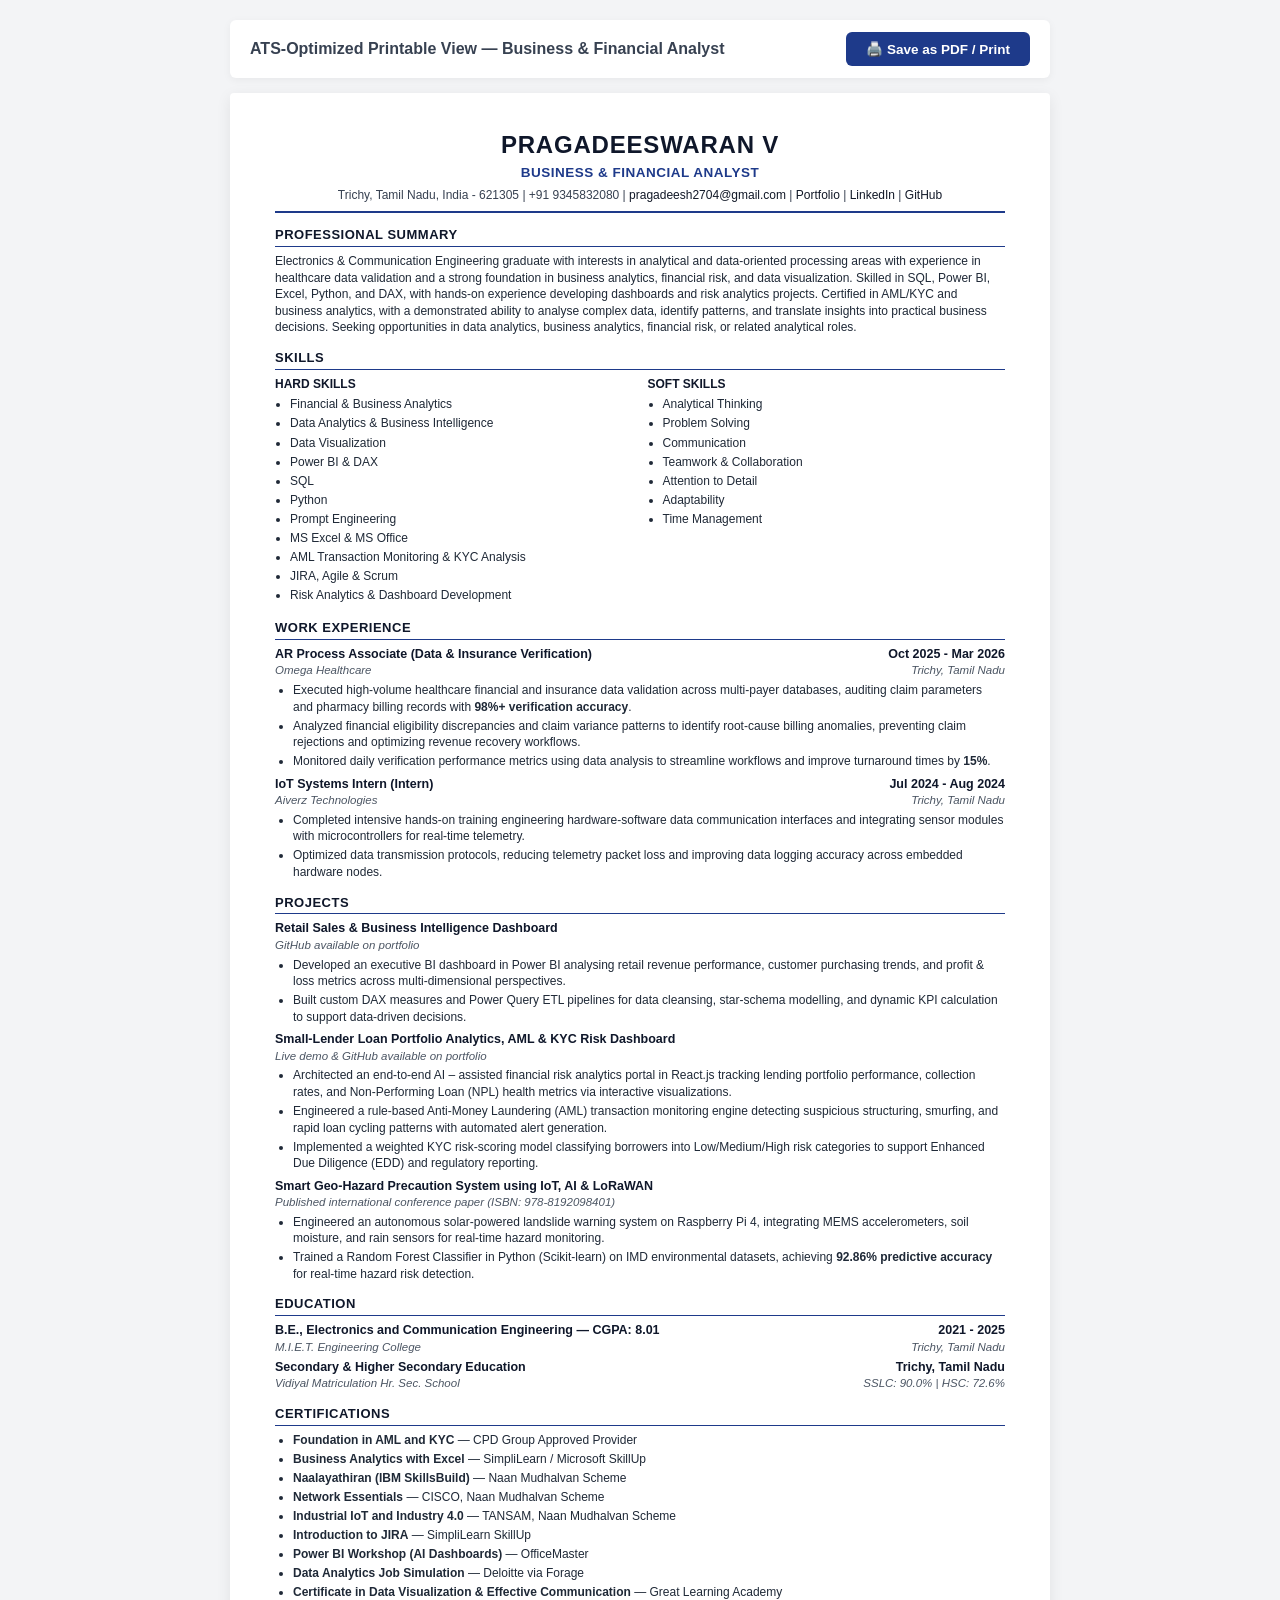
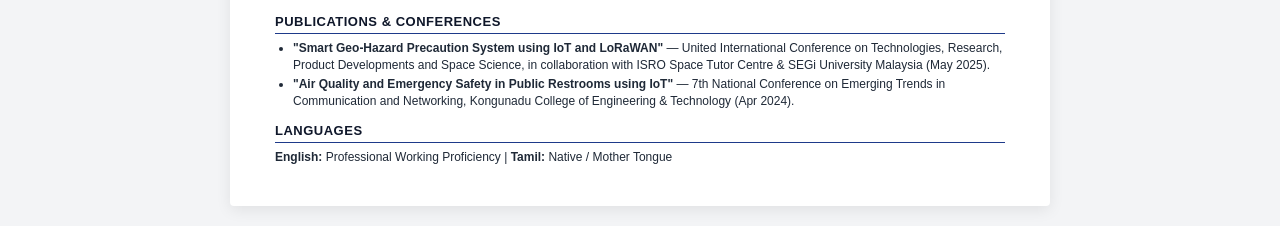
<file: ats_resume.html>
<!DOCTYPE html>
<html lang="en">
<head>
    <meta charset="UTF-8">
    <meta name="viewport" content="width=device-width, initial-scale=1.0">
    <title>PRAGADEESWARAN V - Business & Financial Analyst Resume</title>
    <style>
        @page {
            size: A4;
            margin: 12mm 15mm 12mm 15mm;
        }

        *, *::before, *::after {
            box-sizing: border-box;
        }

        body {
            font-family: 'Calibri', 'Arial', 'Helvetica', sans-serif;
            color: #111111;
            background-color: #f3f4f6;
            line-height: 1.38;
            margin: 0;
            padding: 20px;
            -webkit-print-color-adjust: exact;
        }

        .resume-container {
            max-width: 820px;
            margin: 0 auto;
            background: #ffffff;
            padding: 35px 45px;
            box-shadow: 0 4px 15px rgba(0, 0, 0, 0.08);
            border-radius: 4px;
        }

        @media print {
            body {
                background: #ffffff;
                padding: 0;
            }
            .resume-container {
                box-shadow: none;
                padding: 0;
                max-width: 100%;
                border-radius: 0;
            }
            .no-print {
                display: none !important;
            }
        }

        .action-bar {
            max-width: 820px;
            margin: 0 auto 15px auto;
            display: flex;
            justify-content: space-between;
            align-items: center;
            background: #ffffff;
            padding: 12px 20px;
            border-radius: 6px;
            box-shadow: 0 2px 8px rgba(0, 0, 0, 0.05);
        }

        .btn-print {
            background: #1e3a8a;
            color: #ffffff;
            border: none;
            padding: 9px 20px;
            font-size: 13.5px;
            font-weight: bold;
            border-radius: 6px;
            cursor: pointer;
            transition: background 0.2s;
        }

        .btn-print:hover {
            background: #1e40af;
        }

        .header {
            text-align: center;
            border-bottom: 2px solid #1e3a8a;
            padding-bottom: 8px;
            margin-bottom: 12px;
        }

        .header h1 {
            font-size: 24px;
            font-weight: 800;
            margin: 0 0 3px 0;
            text-transform: uppercase;
            letter-spacing: 0.8px;
            color: #0f172a;
        }

        .header .subtitle {
            font-size: 13.5px;
            font-weight: bold;
            color: #1e3a8a;
            margin-bottom: 4px;
            text-transform: uppercase;
            letter-spacing: 0.5px;
        }

        .contact-info {
            font-size: 12px;
            color: #374151;
        }

        .contact-info a {
            color: #111827;
            text-decoration: none;
        }

        .section-title {
            font-size: 13px;
            font-weight: bold;
            text-transform: uppercase;
            border-bottom: 1.5px solid #1e3a8a;
            padding-bottom: 2px;
            margin-top: 13px;
            margin-bottom: 6px;
            color: #0f172a;
            letter-spacing: 0.5px;
        }

        p {
            margin: 0 0 5px 0;
            font-size: 12px;
            color: #1f2937;
        }

        ul {
            margin: 0 0 6px 0;
            padding-left: 18px;
        }

        li {
            font-size: 12px;
            margin-bottom: 2.5px;
            color: #1f2937;
        }

        .entry-header {
            display: flex;
            justify-content: space-between;
            font-weight: bold;
            font-size: 12.5px;
            color: #0f172a;
        }

        .entry-subheader {
            display: flex;
            justify-content: space-between;
            font-style: italic;
            font-size: 11.5px;
            color: #4b5563;
            margin-bottom: 3px;
        }

        .skills-grid {
            display: grid;
            grid-template-columns: 1fr 1fr;
            gap: 15px;
            font-size: 12px;
            color: #1f2937;
        }

        .skills-col h4 {
            margin: 0 0 4px 0;
            font-size: 12px;
            color: #0f172a;
            text-transform: uppercase;
        }
    </style>
</head>
<body>

    <div class="action-bar no-print">
        <span style="font-weight: bold; font-family: sans-serif; color: #374151;">ATS-Optimized Printable View — Business & Financial Analyst</span>
        <button class="btn-print" onclick="window.print()">🖨️ Save as PDF / Print</button>
    </div>

    <div class="resume-container">
        <!-- Header -->
        <div class="header">
            <h1>PRAGADEESWARAN V</h1>
            <div class="subtitle">BUSINESS & FINANCIAL ANALYST</div>
            <div class="contact-info">
                Trichy, Tamil Nadu, India - 621305 | +91 9345832080 | <a href="mailto:pragadeesh2704@gmail.com">pragadeesh2704@gmail.com</a> | 
                <a href="https://pragadeeswaran-v.vercel.app/" target="_blank">Portfolio</a> | 
                <a href="https://www.linkedin.com/in/pragadeeswaran-v" target="_blank">LinkedIn</a> | 
                <a href="https://github.com/Pragadeeswaran2704" target="_blank">GitHub</a>
            </div>
        </div>

        <!-- Executive Summary -->
        <div class="section-title">Professional Summary</div>
        <p>
            Electronics & Communication Engineering graduate with interests in analytical and data-oriented processing areas with experience in healthcare data validation and a strong foundation in business analytics, financial risk, and data visualization. Skilled in SQL, Power BI, Excel, Python, and DAX, with hands-on experience developing dashboards and risk analytics projects. Certified in AML/KYC and business analytics, with a demonstrated ability to analyse complex data, identify patterns, and translate insights into practical business decisions. Seeking opportunities in data analytics, business analytics, financial risk, or related analytical roles.
        </p>

        <!-- Technical Skills -->
        <div class="section-title">Skills</div>
        <div class="skills-grid">
            <div class="skills-col">
                <h4>Hard Skills</h4>
                <ul style="margin: 0; padding-left: 15px;">
                    <li>Financial & Business Analytics</li>
                    <li>Data Analytics & Business Intelligence</li>
                    <li>Data Visualization</li>
                    <li>Power BI & DAX</li>
                    <li>SQL</li>
                    <li>Python</li>
                    <li>Prompt Engineering</li>
                    <li>MS Excel & MS Office</li>
                    <li>AML Transaction Monitoring & KYC Analysis</li>
                    <li>JIRA, Agile & Scrum</li>
                    <li>Risk Analytics & Dashboard Development</li>
                </ul>
            </div>
            <div class="skills-col">
                <h4>Soft Skills</h4>
                <ul style="margin: 0; padding-left: 15px;">
                    <li>Analytical Thinking</li>
                    <li>Problem Solving</li>
                    <li>Communication</li>
                    <li>Teamwork & Collaboration</li>
                    <li>Attention to Detail</li>
                    <li>Adaptability</li>
                    <li>Time Management</li>
                </ul>
            </div>
        </div>

        <!-- Professional Experience -->
        <div class="section-title">Work Experience</div>
        
        <div class="entry-header">
            <span>AR Process Associate (Data & Insurance Verification)</span>
            <span>Oct 2025 - Mar 2026</span>
        </div>
        <div class="entry-subheader">
            <span>Omega Healthcare</span>
            <span>Trichy, Tamil Nadu</span>
        </div>
        <ul>
            <li>Executed high-volume healthcare financial and insurance data validation across multi-payer databases, auditing claim parameters and pharmacy billing records with <strong>98%+ verification accuracy</strong>.</li>
            <li>Analyzed financial eligibility discrepancies and claim variance patterns to identify root-cause billing anomalies, preventing claim rejections and optimizing revenue recovery workflows.</li>
            <li>Monitored daily verification performance metrics using data analysis to streamline workflows and improve turnaround times by <strong>15%</strong>.</li>
        </ul>

        <div class="entry-header">
            <span>IoT Systems Intern (Intern)</span>
            <span>Jul 2024 - Aug 2024</span>
        </div>
        <div class="entry-subheader">
            <span>Aiverz Technologies</span>
            <span>Trichy, Tamil Nadu</span>
        </div>
        <ul>
            <li>Completed intensive hands-on training engineering hardware-software data communication interfaces and integrating sensor modules with microcontrollers for real-time telemetry.</li>
            <li>Optimized data transmission protocols, reducing telemetry packet loss and improving data logging accuracy across embedded hardware nodes.</li>
        </ul>

        <!-- Projects -->
        <div class="section-title">Projects</div>

        <div class="entry-header">
            <span>Retail Sales & Business Intelligence Dashboard</span>
        </div>
        <div class="entry-subheader">
            <span>GitHub available on portfolio</span>
        </div>
        <ul>
            <li>Developed an executive BI dashboard in Power BI analysing retail revenue performance, customer purchasing trends, and profit & loss metrics across multi-dimensional perspectives.</li>
            <li>Built custom DAX measures and Power Query ETL pipelines for data cleansing, star-schema modelling, and dynamic KPI calculation to support data-driven decisions.</li>
        </ul>

        <div class="entry-header">
            <span>Small-Lender Loan Portfolio Analytics, AML & KYC Risk Dashboard</span>
        </div>
        <div class="entry-subheader">
            <span>Live demo & GitHub available on portfolio</span>
        </div>
        <ul>
            <li>Architected an end-to-end AI – assisted financial risk analytics portal in React.js tracking lending portfolio performance, collection rates, and Non-Performing Loan (NPL) health metrics via interactive visualizations.</li>
            <li>Engineered a rule-based Anti-Money Laundering (AML) transaction monitoring engine detecting suspicious structuring, smurfing, and rapid loan cycling patterns with automated alert generation.</li>
            <li>Implemented a weighted KYC risk-scoring model classifying borrowers into Low/Medium/High risk categories to support Enhanced Due Diligence (EDD) and regulatory reporting.</li>
        </ul>

        <div class="entry-header">
            <span>Smart Geo-Hazard Precaution System using IoT, AI & LoRaWAN</span>
        </div>
        <div class="entry-subheader">
            <span>Published international conference paper (ISBN: 978-8192098401)</span>
        </div>
        <ul>
            <li>Engineered an autonomous solar-powered landslide warning system on Raspberry Pi 4, integrating MEMS accelerometers, soil moisture, and rain sensors for real-time hazard monitoring.</li>
            <li>Trained a Random Forest Classifier in Python (Scikit-learn) on IMD environmental datasets, achieving <strong>92.86% predictive accuracy</strong> for real-time hazard risk detection.</li>
        </ul>

        <!-- Education -->
        <div class="section-title">Education</div>

        <div class="entry-header">
            <span>B.E., Electronics and Communication Engineering — CGPA: 8.01</span>
            <span>2021 - 2025</span>
        </div>
        <div class="entry-subheader">
            <span>M.I.E.T. Engineering College</span>
            <span>Trichy, Tamil Nadu</span>
        </div>

        <div class="entry-header">
            <span>Secondary & Higher Secondary Education</span>
            <span>Trichy, Tamil Nadu</span>
        </div>
        <div class="entry-subheader">
            <span>Vidiyal Matriculation Hr. Sec. School</span>
            <span>SSLC: 90.0% | HSC: 72.6%</span>
        </div>

        <!-- Certifications -->
        <div class="section-title">Certifications</div>
        <ul>
            <li><strong>Foundation in AML and KYC</strong> — CPD Group Approved Provider</li>
            <li><strong>Business Analytics with Excel</strong> — SimpliLearn / Microsoft SkillUp</li>
            <li><strong>Naalayathiran (IBM SkillsBuild)</strong> — Naan Mudhalvan Scheme</li>
            <li><strong>Network Essentials</strong> — CISCO, Naan Mudhalvan Scheme</li>
            <li><strong>Industrial IoT and Industry 4.0</strong> — TANSAM, Naan Mudhalvan Scheme</li>
            <li><strong>Introduction to JIRA</strong> — SimpliLearn SkillUp</li>
            <li><strong>Power BI Workshop (AI Dashboards)</strong> — OfficeMaster</li>
            <li><strong>Data Analytics Job Simulation</strong> — Deloitte via Forage</li>
            <li><strong>Certificate in Data Visualization & Effective Communication</strong> — Great Learning Academy</li>
        </ul>

        <!-- Publications & Conferences -->
        <div class="section-title">Publications & Conferences</div>
        <ul>
            <li><strong>"Smart Geo-Hazard Precaution System using IoT and LoRaWAN"</strong> — United International Conference on Technologies, Research, Product Developments and Space Science, in collaboration with ISRO Space Tutor Centre & SEGi University Malaysia (May 2025).</li>
            <li><strong>"Air Quality and Emergency Safety in Public Restrooms using IoT"</strong> — 7th National Conference on Emerging Trends in Communication and Networking, Kongunadu College of Engineering & Technology (Apr 2024).</li>
        </ul>

        <!-- Languages -->
        <div class="section-title">Languages</div>
        <p><strong>English:</strong> Professional Working Proficiency | <strong>Tamil:</strong> Native / Mother Tongue</p>
    </div>

</body>
</html>
</file>
<file: style.css>
/* ==========================================================================
   Design System & Custom Properties
   ========================================================================== */
:root {
    /* Color Palette */
    --primary-hue: 220;
    --primary: hsl(var(--primary-hue), 90%, 56%);
    --primary-hover: hsl(var(--primary-hue), 90%, 64%);
    --primary-glow: rgba(59, 130, 246, 0.35);

    --accent-cyan: #06b6d4;
    --accent-purple: #a855f7;
    --accent-emerald: #10b981;
    --accent-amber: #f59e0b;
    --accent-rose: #f43f5e;

    /* Dark Mode Defaults */
    --bg-dark: #0b0f19;
    --bg-card: rgba(17, 24, 39, 0.7);
    --bg-card-hover: rgba(30, 41, 59, 0.8);
    --bg-section-alt: rgba(15, 23, 42, 0.6);
    --border-color: rgba(255, 255, 255, 0.1);
    --border-color-glow: rgba(59, 130, 246, 0.4);

    --text-main: #f8fafc;
    --text-muted: #94a3b8;
    --text-dim: #64748b;

    /* Glassmorphism Effects */
    --glass-bg: rgba(15, 23, 42, 0.65);
    --glass-border: 1px solid rgba(255, 255, 255, 0.08);
    --glass-blur: blur(16px);
    --glass-shadow: 0 20px 40px -15px rgba(0, 0, 0, 0.5);

    /* Typography */
    --font-sans: 'Plus Jakarta Sans', -apple-system, BlinkMacSystemFont, sans-serif;
    --font-mono: 'JetBrains Mono', monospace;

    /* Spacing & Layout */
    --container-max: 1240px;
    --radius-sm: 8px;
    --radius-md: 14px;
    --radius-lg: 20px;
    --radius-full: 9999px;

    /* Transitions */
    --transition-fast: 0.2s cubic-bezier(0.4, 0, 0.2, 1);
    --transition-normal: 0.35s cubic-bezier(0.4, 0, 0.2, 1);
}

/* Light Theme Variables */
body.theme-light {
    --bg-dark: #f8fafc;
    --bg-card: rgba(255, 255, 255, 0.85);
    --bg-card-hover: rgba(255, 255, 255, 0.98);
    --bg-section-alt: #f1f5f9;
    --border-color: rgba(0, 0, 0, 0.08);
    --border-color-glow: rgba(37, 99, 235, 0.3);

    --text-main: #0f172a;
    --text-muted: #475569;
    --text-dim: #64748b;

    --glass-bg: rgba(255, 255, 255, 0.75);
    --glass-border: 1px solid rgba(0, 0, 0, 0.08);
    --glass-shadow: 0 20px 40px -15px rgba(0, 0, 0, 0.08);
}

/* Reset & Core Setup */
*, *::before, *::after {
    box-sizing: border-box;
    margin: 0;
    padding: 0;
}

html {
    scroll-behavior: smooth;
    font-size: 16px;
}

body {
    font-family: var(--font-sans);
    background-color: var(--bg-dark);
    color: var(--text-main);
    line-height: 1.6;
    overflow-x: hidden;
    transition: background-color var(--transition-normal), color var(--transition-normal);
}

/* Background Ambient Glows */
.bg-glow {
    position: fixed;
    border-radius: 50%;
    filter: blur(140px);
    z-index: -2;
    pointer-events: none;
    opacity: 0.4;
}

.bg-glow-1 {
    width: 500px;
    height: 500px;
    background: radial-gradient(circle, var(--primary) 0%, rgba(168, 85, 247, 0) 70%);
    top: -100px;
    right: -100px;
}

.bg-glow-2 {
    width: 600px;
    height: 600px;
    background: radial-gradient(circle, var(--accent-cyan) 0%, rgba(6, 182, 212, 0) 70%);
    bottom: 10%;
    left: -150px;
}

.bg-grid {
    position: fixed;
    inset: 0;
    background-image: radial-gradient(rgba(255, 255, 255, 0.05) 1px, transparent 1px);
    background-size: 32px 32px;
    z-index: -1;
    pointer-events: none;
}

body.theme-light .bg-grid {
    background-image: radial-gradient(rgba(0, 0, 0, 0.04) 1px, transparent 1px);
}

/* Common Layout Utilities */
.container {
    max-width: var(--container-max);
    margin: 0 auto;
    padding: 0 1.5rem;
}

.section {
    padding: 6rem 0;
    position: relative;
}

.bg-section {
    background-color: var(--bg-section-alt);
}

.grid {
    display: grid;
}

.grid-2 { grid-template-columns: repeat(2, 1fr); }
.grid-3 { grid-template-columns: repeat(3, 1fr); }
.grid-4 { grid-template-columns: repeat(4, 1fr); }

.gap-sm { gap: 1rem; }
.gap-md { gap: 1.5rem; }
.gap-lg { gap: 2.5rem; }

.mt-md { margin-top: 1.5rem; }
.mb-lg { margin-bottom: 2rem; }

/* Section Header */
.section-header {
    text-align: center;
    max-width: 700px;
    margin: 0 auto 4rem auto;
}

.section-subtitle {
    font-family: var(--font-mono);
    font-size: 0.875rem;
    color: var(--accent-cyan);
    text-transform: uppercase;
    letter-spacing: 2px;
    font-weight: 600;
    display: block;
    margin-bottom: 0.5rem;
}

.section-title {
    font-size: 2.5rem;
    font-weight: 800;
    letter-spacing: -0.5px;
    color: var(--text-main);
}

.section-line {
    width: 60px;
    height: 4px;
    background: linear-gradient(90deg, var(--primary), var(--accent-cyan));
    margin: 1rem auto 0 auto;
    border-radius: var(--radius-full);
}

/* Glassmorphism Card */
.glass-card {
    background: var(--glass-bg);
    backdrop-filter: var(--glass-blur);
    -webkit-backdrop-filter: var(--glass-blur);
    border: var(--glass-border);
    border-radius: var(--radius-lg);
    box-shadow: var(--glass-shadow);
    padding: 2rem;
    transition: transform var(--transition-normal), border-color var(--transition-normal), box-shadow var(--transition-normal);
}

.glass-card:hover {
    border-color: var(--border-color-glow);
    transform: translateY(-4px);
}

/* Typography Helpers */
.gradient-text {
    background: linear-gradient(135deg, #60a5fa 0%, #a855f7 50%, #06b6d4 100%);
    -webkit-background-clip: text;
    -webkit-text-fill-color: transparent;
}

/* Navigation Bar */
.navbar {
    position: fixed;
    top: 0;
    left: 0;
    right: 0;
    z-index: 100;
    padding: 1.25rem 0;
    transition: padding var(--transition-fast), background var(--transition-fast);
}

.navbar.scrolled {
    padding: 0.75rem 0;
    background: var(--glass-bg);
    backdrop-filter: var(--glass-blur);
    border-bottom: var(--glass-border);
}

.nav-container {
    max-width: var(--container-max);
    margin: 0 auto;
    padding: 0 1.5rem;
    display: flex;
    align-items: center;
    justify-content: space-between;
}

.nav-logo {
    font-family: var(--font-sans);
    font-size: 1.1rem;
    font-weight: 700;
    color: var(--text-main);
    text-decoration: none;
    display: flex;
    align-items: center;
    gap: 0.65rem;
}

.nav-avatar-img {
    width: 38px;
    height: 38px;
    border-radius: 50%;
    object-fit: cover;
    object-position: center top;
    border: 2px solid var(--accent-cyan);
    box-shadow: 0 0 10px rgba(6, 182, 212, 0.4);
    transition: transform var(--transition-fast), box-shadow var(--transition-fast);
}

.nav-avatar-img:hover {
    transform: scale(1.08);
    box-shadow: 0 0 15px rgba(6, 182, 212, 0.7);
}

.nav-profile-name {
    font-size: 1rem;
    font-weight: 700;
    color: var(--text-main);
    letter-spacing: -0.2px;
}

.logo-accent {
    color: var(--accent-cyan);
}

.nav-links {
    display: flex;
    list-style: none;
    gap: 2rem;
}

.nav-link {
    color: var(--text-muted);
    text-decoration: none;
    font-size: 0.95rem;
    font-weight: 500;
    transition: color var(--transition-fast);
    display: flex;
    align-items: center;
    gap: 0.5rem;
}

.nav-link i {
    font-size: 0.85rem;
}

.nav-link:hover, .nav-link.active {
    color: var(--primary);
}

.nav-actions {
    display: flex;
    align-items: center;
    gap: 1rem;
}

.theme-toggle {
    background: transparent;
    border: var(--border-color) 1px solid;
    color: var(--text-main);
    width: 40px;
    height: 40px;
    border-radius: 50%;
    cursor: pointer;
    display: flex;
    align-items: center;
    justify-content: center;
    transition: all var(--transition-fast);
}

.theme-toggle:hover {
    border-color: var(--primary);
    color: var(--primary);
    transform: rotate(15deg);
}

.mobile-menu-btn {
    display: none;
    background: none;
    border: none;
    color: var(--text-main);
    font-size: 1.5rem;
    cursor: pointer;
}

/* Mobile Drawer */
.mobile-drawer {
    position: fixed;
    top: 70px;
    left: 0;
    right: 0;
    background: var(--bg-dark);
    border-bottom: var(--border-color) 1px solid;
    padding: 1.5rem;
    display: none;
    z-index: 99;
}

.mobile-drawer.open {
    display: block;
}

.mobile-nav-links {
    list-style: none;
    display: flex;
    flex-direction: column;
    gap: 1rem;
}

.mobile-link {
    color: var(--text-main);
    text-decoration: none;
    font-size: 1.1rem;
    font-weight: 600;

}

/* Buttons */
.btn {
    display: inline-flex;
    align-items: center;
    justify-content: center;
    gap: 0.6rem;
    padding: 0.8rem 1.6rem;
    border-radius: var(--radius-md);
    font-weight: 600;
    font-size: 0.95rem;
    cursor: pointer;
    text-decoration: none;
    transition: all var(--transition-fast);
    border: 1px solid transparent;
}

.btn-sm {
    padding: 0.5rem 1rem;
    font-size: 0.85rem;
}

.btn-full {
    width: 100%;
}

.btn-primary {
    background: linear-gradient(135deg, var(--primary) 0%, #2563eb 100%);
    color: #ffffff;
    box-shadow: 0 4px 15px var(--primary-glow);
}

.btn-primary:hover {
    transform: translateY(-2px);
    box-shadow: 0 8px 25px var(--primary-glow);
}

.btn-secondary {
    background: rgba(255, 255, 255, 0.08);
    color: var(--text-main);
    border: var(--border-color) 1px solid;
}

.btn-secondary:hover {
    background: rgba(255, 255, 255, 0.15);
    border-color: var(--text-muted);
}

.btn-outline {
    background: transparent;
    border: var(--primary) 1px solid;
    color: var(--primary);
}

.btn-outline:hover {
    background: var(--primary);
    color: #ffffff;
}

.btn-glass {
    background: var(--glass-bg);
    border: var(--glass-border);
    color: var(--text-main);
}

/* Badge System */
.badge {
    display: inline-flex;
    align-items: center;
    gap: 0.5rem;
    padding: 0.35rem 0.9rem;
    border-radius: var(--radius-full);
    font-size: 0.8rem;
    font-weight: 600;
    letter-spacing: 0.5px;
}

.hero-badge {
    background: rgba(6, 182, 212, 0.12);
    border: 1px solid rgba(6, 182, 212, 0.3);
    color: var(--accent-cyan);
    margin-bottom: 1.5rem;
}

.pulse-dot {
    width: 8px;
    height: 8px;
    background-color: var(--accent-cyan);
    border-radius: 50%;
    box-shadow: 0 0 10px var(--accent-cyan);
    animation: pulse 1.8s infinite;
}

@keyframes pulse {
    0% { transform: scale(0.95); box-shadow: 0 0 0 0 rgba(6, 182, 212, 0.7); }
    70% { transform: scale(1); box-shadow: 0 0 0 10px rgba(6, 182, 212, 0); }
    100% { transform: scale(0.95); box-shadow: 0 0 0 0 rgba(6, 182, 212, 0); }
}

.badge-primary { background: rgba(59, 130, 246, 0.15); color: #60a5fa; border: 1px solid rgba(59, 130, 246, 0.3); }
.badge-success { background: rgba(16, 185, 129, 0.15); color: #34d399; border: 1px solid rgba(16, 185, 129, 0.3); }
.badge-info { background: rgba(168, 85, 247, 0.15); color: #c084fc; border: 1px solid rgba(168, 85, 247, 0.3); }
.badge-warning { background: rgba(245, 158, 11, 0.15); color: #fbbf24; border: 1px solid rgba(245, 158, 11, 0.3); }

/* Hero Section */
.hero-section {
    padding-top: 9rem;
    padding-bottom: 5rem;
    min-height: 90vh;
    display: flex;
    align-items: center;
}

.hero-container {
    display: grid;
    grid-template-columns: 1.2fr 0.8fr;
    gap: 4rem;
    align-items: center;
}

.hero-title {
    font-size: 3.5rem;
    font-weight: 800;
    line-height: 1.15;
    letter-spacing: -1px;
    margin-bottom: 1rem;
}

.hero-subtitle {
    font-size: 1.35rem;
    color: var(--text-muted);
    font-weight: 600;
    margin-bottom: 1.25rem;
}

.hero-description {
    font-size: 1.1rem;
    color: var(--text-muted);
    margin-bottom: 2rem;
    max-width: 600px;
}

.hero-tags {
    display: flex;
    flex-wrap: wrap;
    gap: 0.6rem;
    margin-bottom: 2.25rem;
}

.tag {
    background: var(--bg-card);
    border: var(--border-color) 1px solid;
    padding: 0.4rem 0.85rem;
    border-radius: var(--radius-sm);
    font-size: 0.85rem;
    font-family: var(--font-mono);
    color: var(--text-main);
    display: inline-flex;
    align-items: center;
    gap: 0.4rem;
}

.hero-buttons {
    display: flex;
    flex-wrap: wrap;
    gap: 1rem;
    margin-bottom: 3rem;
}

.hero-stats {
    display: grid;
    grid-template-columns: repeat(4, 1fr);
    gap: 1rem;
    padding-top: 2rem;
    border-top: var(--border-color) 1px solid;
}

.stat-card {
    display: flex;
    flex-direction: column;
}

.stat-number {
    font-size: 2rem;
    font-weight: 800;
    color: var(--accent-cyan);
    font-family: var(--font-mono);
}

.stat-label {
    font-size: 0.8rem;
    color: var(--text-muted);
    text-transform: uppercase;
    letter-spacing: 0.5px;
}

/* Profile Visual Card */
.profile-card {
    text-align: center;
    position: relative;
    overflow: hidden;
}

.profile-avatar {
    position: relative;
    width: 130px;
    height: 130px;
    margin: 0 auto 1.5rem auto;
}

.avatar-ring {
    position: absolute;
    inset: -6px;
    border-radius: 50%;
    background: linear-gradient(135deg, var(--primary), var(--accent-cyan), var(--accent-purple));
    animation: rotate 6s linear infinite;
}

@keyframes rotate {
    100% { transform: rotate(360deg); }
}

.avatar-inner {
    position: absolute;
    inset: 3px;
    background: var(--bg-dark);
    border-radius: 50%;
    display: flex;
    align-items: center;
    justify-content: center;
    z-index: 1;
    overflow: hidden;
}

.profile-img {
    width: 100%;
    height: 100%;
    object-fit: cover;
    object-position: center top;
    border-radius: 50%;
}

.avatar-initials {
    font-size: 2.5rem;
    font-weight: 800;
    font-family: var(--font-mono);
    background: linear-gradient(135deg, var(--primary), var(--accent-cyan));
    -webkit-background-clip: text;
    -webkit-text-fill-color: transparent;
}

.profile-name {
    font-size: 1.4rem;
    font-weight: 700;
    margin-bottom: 0.25rem;
}

.profile-role {
    font-size: 0.9rem;
    color: var(--accent-cyan);
    font-weight: 600;
    margin-bottom: 0.5rem;
}

.profile-location {
    font-size: 0.85rem;
    color: var(--text-muted);
}

.profile-divider {
    height: 1px;
    background: var(--border-color);
    margin: 1.5rem 0;
}

.profile-contact-list {
    display: flex;
    flex-direction: column;
    gap: 0.75rem;
    margin-bottom: 1.5rem;
    text-align: left;
}

.profile-contact-item {
    color: var(--text-muted);
    text-decoration: none;
    font-size: 0.88rem;
    display: flex;
    align-items: center;
    gap: 0.75rem;
    transition: color var(--transition-fast);
}

.profile-contact-item:hover {
    color: var(--primary);
}

.profile-socials {
    display: flex;
    justify-content: center;
    gap: 0.8rem;
}

.social-btn {
    width: 38px;
    height: 38px;
    border-radius: 50%;
    background: rgba(255, 255, 255, 0.05);
    border: var(--border-color) 1px solid;
    color: var(--text-main);
    display: flex;
    align-items: center;
    justify-content: center;
    text-decoration: none;
    transition: all var(--transition-fast);
}

.social-btn:hover {
    background: var(--primary);
    border-color: var(--primary);
    color: #ffffff;
    transform: translateY(-3px);
}

/* About Section Card */
.about-card h3, .languages-card h3 {
    font-size: 1.4rem;
    margin-bottom: 1rem;
}

.card-icon {
    width: 44px;
    height: 44px;
    border-radius: var(--radius-md);
    background: rgba(59, 130, 246, 0.12);
    color: var(--primary);
    display: flex;
    align-items: center;
    justify-content: center;
    font-size: 1.25rem;
    margin-bottom: 1.25rem;
}

.lead-text {
    font-size: 1.1rem;
    font-weight: 600;
    color: var(--text-main);
    margin-bottom: 1rem;
}

.highlights-grid {
    display: grid;
    grid-template-columns: repeat(2, 1fr);
    gap: 1rem;
    margin-top: 1.5rem;
}

.highlight-item {
    display: flex;
    align-items: center;
    gap: 0.6rem;
    font-size: 0.9rem;
    color: var(--text-muted);
}

.highlight-item i {
    color: var(--accent-emerald);
}

/* Languages Progress */
.lang-group {
    display: flex;
    flex-direction: column;
    gap: 1.25rem;
}

.lang-info {
    display: flex;
    justify-content: space-between;
    font-size: 0.95rem;
    margin-bottom: 0.4rem;
}

.lang-name { font-weight: 600; }
.lang-level { color: var(--text-muted); font-size: 0.85rem; }

.progress-bar-bg {
    width: 100%;
    height: 8px;
    background: rgba(255, 255, 255, 0.08);
    border-radius: var(--radius-full);
    overflow: hidden;
}

.progress-bar-fill {
    height: 100%;
    background: linear-gradient(90deg, var(--primary), var(--accent-cyan));
    border-radius: var(--radius-full);
}

.soft-skills-cloud {
    display: flex;
    flex-wrap: wrap;
    gap: 0.6rem;
    margin-top: 1rem;
}

.pill-badge {
    background: rgba(255, 255, 255, 0.05);
    border: var(--border-color) 1px solid;
    padding: 0.4rem 0.8rem;
    border-radius: var(--radius-full);
    font-size: 0.825rem;
    color: var(--text-main);
    display: inline-flex;
    align-items: center;
    gap: 0.4rem;
}

/* Skills Section & Filter */
.skills-filter-bar {
    display: flex;
    justify-content: center;
    gap: 0.75rem;
    margin-bottom: 3rem;
    flex-wrap: wrap;
}

.skill-filter-btn {
    background: var(--glass-bg);
    border: var(--border-color) 1px solid;
    color: var(--text-muted);
    padding: 0.5rem 1.25rem;
    border-radius: var(--radius-full);
    font-size: 0.9rem;
    font-weight: 600;
    cursor: pointer;
    transition: all var(--transition-fast);
}

.skill-filter-btn:hover, .skill-filter-btn.active {
    background: var(--primary);
    color: #ffffff;
    border-color: var(--primary);
}

.skill-card {
    display: flex;
    flex-direction: column;
    justify-content: space-between;
}

.skill-head {
    display: flex;
    align-items: center;
    gap: 1rem;
    margin-bottom: 1rem;
}

.skill-icon {
    width: 48px;
    height: 48px;
    border-radius: var(--radius-md);
    display: flex;
    align-items: center;
    justify-content: center;
    font-size: 1.4rem;
}

.icon-blue { background: rgba(59, 130, 246, 0.15); color: #60a5fa; }
.icon-purple { background: rgba(168, 85, 247, 0.15); color: #c084fc; }
.icon-yellow { background: rgba(245, 158, 11, 0.15); color: #fbbf24; }
.icon-green { background: rgba(16, 185, 129, 0.15); color: #34d399; }
.icon-cyan { background: rgba(6, 182, 212, 0.15); color: #22d3ee; }
.icon-red { background: rgba(244, 63, 94, 0.15); color: #fb7185; }

.skill-category {
    font-size: 0.75rem;
    color: var(--text-muted);
    text-transform: uppercase;
    letter-spacing: 0.5px;
}

.skill-desc {
    font-size: 0.9rem;
    color: var(--text-muted);
    margin-bottom: 1.5rem;
}

.skill-level {
    display: flex;
    align-items: center;
    justify-content: space-between;
    padding-top: 0.8rem;
    border-top: var(--border-color) 1px solid;
}

.level-dots {
    display: flex;
    gap: 4px;
}

.level-dots .dot {
    width: 10px;
    height: 10px;
    border-radius: 50%;
    background: rgba(255, 255, 255, 0.15);
}

.level-dots .dot.active {
    background: var(--accent-cyan);
    box-shadow: 0 0 6px var(--accent-cyan);
}

.level-label {
    font-size: 0.8rem;
    font-weight: 600;
    color: var(--text-muted);
}

/* Timeline Layout */
.timeline-wrapper {
    position: relative;
    max-width: 900px;
    margin: 0 auto;
}

.timeline-track {
    position: absolute;
    top: 0;
    bottom: 0;
    left: 28px;
    width: 3px;
    background: linear-gradient(180deg, var(--primary) 0%, var(--accent-cyan) 50%, var(--accent-purple) 100%);
}

.timeline-item {
    position: relative;
    padding-left: 70px;
    margin-bottom: 2.5rem;
}

.timeline-dot {
    position: absolute;
    left: 8px;
    top: 24px;
    width: 44px;
    height: 44px;
    border-radius: 50%;
    background: var(--bg-dark);
    border: 2px solid var(--primary);
    display: flex;
    align-items: center;
    justify-content: center;
    color: var(--primary);
    z-index: 2;
}

.timeline-header {
    display: flex;
    justify-content: space-between;
    align-items: flex-start;
    margin-bottom: 1rem;
    flex-wrap: wrap;
    gap: 0.5rem;
}

.timeline-title {
    font-size: 1.3rem;
    font-weight: 700;
    margin-top: 0.4rem;
}

.timeline-org {
    font-size: 0.95rem;
    color: var(--text-muted);
    font-weight: 500;
}

.timeline-date {
    font-family: var(--font-mono);
    font-size: 0.85rem;
    color: var(--accent-cyan);
}

.timeline-text {
    color: var(--text-muted);
    margin-bottom: 1rem;
}

.timeline-tags {
    display: flex;
    gap: 0.5rem;
    flex-wrap: wrap;
}

.timeline-tags span {
    font-size: 0.78rem;
    background: rgba(255, 255, 255, 0.05);
    padding: 0.2rem 0.6rem;
    border-radius: var(--radius-sm);
    color: var(--text-muted);
}

.score-grid {
    display: flex;
    gap: 1.5rem;
    margin-top: 1rem;
}

.score-box {
    background: rgba(255, 255, 255, 0.05);
    border: var(--border-color) 1px solid;
    padding: 0.75rem 1.25rem;
    border-radius: var(--radius-md);
    text-align: center;
}

.score-val {
    font-size: 1.4rem;
    font-weight: 800;
    color: var(--accent-cyan);
    display: block;
}

.score-lbl {
    font-size: 0.75rem;
    color: var(--text-muted);
}

/* Projects Cards */
.project-card {
    padding: 0;
    overflow: hidden;
    display: flex;
    flex-direction: column;
}

.project-banner {
    height: 180px;
    position: relative;
    display: flex;
    align-items: center;
    justify-content: center;
}

.project-bg-1 { background: linear-gradient(135deg, #1e3a8a 0%, #0f172a 100%); }
.project-bg-2 { background: linear-gradient(135deg, #4c1d95 0%, #0f172a 100%); }
.project-bg-3 { background: linear-gradient(135deg, #065f46 0%, #0f172a 100%); }

.project-overlay {
    position: absolute;
    inset: 0;
    background: radial-gradient(circle at center, transparent 0%, rgba(0,0,0,0.4) 100%);
}

.project-tag {
    position: absolute;
    top: 1rem;
    right: 1rem;
    background: rgba(0, 0, 0, 0.6);
    backdrop-filter: blur(8px);
    color: var(--accent-cyan);
    font-size: 0.75rem;
    font-family: var(--font-mono);
    padding: 0.25rem 0.75rem;
    border-radius: var(--radius-full);
    border: 1px solid rgba(255,255,255,0.1);
}

.project-icon-wrapper {
    width: 70px;
    height: 70px;
    border-radius: 50%;
    background: rgba(255, 255, 255, 0.1);
    backdrop-filter: blur(10px);
    display: flex;
    align-items: center;
    justify-content: center;
    font-size: 2rem;
    color: #ffffff;
    z-index: 1;
}

.project-body {
    padding: 1.75rem;
    display: flex;
    flex-direction: column;
    flex-grow: 1;
}

.project-title {
    font-size: 1.25rem;
    font-weight: 700;
    margin-bottom: 0.75rem;
    line-height: 1.35;
}

.project-desc {
    font-size: 0.9rem;
    color: var(--text-muted);
    margin-bottom: 1.5rem;
    flex-grow: 1;
}

.project-tech-stack {
    display: flex;
    flex-wrap: wrap;
    gap: 0.4rem;
    margin-bottom: 1.5rem;
}

.project-tech-stack span {
    font-size: 0.75rem;
    font-family: var(--font-mono);
    background: rgba(255, 255, 255, 0.05);
    border: var(--border-color) 1px solid;
    padding: 0.2rem 0.5rem;
    border-radius: 4px;
    color: var(--text-muted);
}

/* Certifications & Workshops List */
.block-title {
    font-size: 1.4rem;
    margin-bottom: 1.5rem;
    display: flex;
    align-items: center;
    gap: 0.75rem;
}

.cert-list {
    display: flex;
    flex-direction: column;
    gap: 1.25rem;
}

.cert-item {
    display: flex;
    align-items: center;
    gap: 1.25rem;
    padding: 1.25rem 1.5rem;
}

.cert-icon {
    width: 50px;
    height: 50px;
    border-radius: var(--radius-md);
    display: flex;
    align-items: center;
    justify-content: center;
    font-size: 1.5rem;
    flex-shrink: 0;
}

.cert-info h4 {
    font-size: 1.05rem;
    font-weight: 700;
    margin-bottom: 0.2rem;
}

.cert-issuer {
    font-size: 0.85rem;
    color: var(--text-muted);
    margin-bottom: 0.4rem;
}

.cert-badge {
    font-size: 0.725rem;
    font-weight: 600;
    background: rgba(255, 255, 255, 0.06);
    padding: 0.15rem 0.5rem;
    border-radius: 4px;
    color: var(--accent-cyan);
}

/* Contact Details */
.contact-details {
    display: flex;
    flex-direction: column;
    gap: 1.5rem;
    margin-bottom: 2rem;
}

.contact-detail-item {
    display: flex;
    align-items: center;
    gap: 1rem;
}

.c-icon {
    width: 46px;
    height: 46px;
    border-radius: var(--radius-md);
    background: rgba(59, 130, 246, 0.15);
    color: var(--primary);
    display: flex;
    align-items: center;
    justify-content: center;
    font-size: 1.2rem;
}

.c-label {
    display: block;
    font-size: 0.75rem;
    text-transform: uppercase;
    color: var(--text-muted);
    letter-spacing: 0.5px;
}

.c-value {
    font-size: 1rem;
    font-weight: 600;
    color: var(--text-main);
    text-decoration: none;
}

.c-value:hover {
    color: var(--primary);
}

.social-pills {
    display: flex;
    gap: 1rem;
    margin-top: 0.75rem;
}

.social-pill {
    padding: 0.6rem 1.25rem;
    border-radius: var(--radius-md);
    text-decoration: none;
    font-weight: 600;
    font-size: 0.9rem;
    display: inline-flex;
    align-items: center;
    gap: 0.5rem;
    transition: transform var(--transition-fast);
}

.social-pill.linkedin { background: #0077b5; color: #ffffff; }
.social-pill.github { background: #24292e; color: #ffffff; border: 1px solid rgba(255,255,255,0.2); }

.social-pill:hover { transform: translateY(-2px); }

/* Contact Form */
.form-group {
    margin-bottom: 1.25rem;
}

.form-group label {
    display: block;
    font-size: 0.85rem;
    font-weight: 600;
    margin-bottom: 0.4rem;
    color: var(--text-main);
}

.form-group input, .form-group textarea {
    width: 100%;
    padding: 0.8rem 1rem;
    border-radius: var(--radius-md);
    background: rgba(0, 0, 0, 0.2);
    border: var(--border-color) 1px solid;
    color: var(--text-main);
    font-family: inherit;
    font-size: 0.95rem;
    transition: border-color var(--transition-fast);
}

body.theme-light .form-group input, body.theme-light .form-group textarea {
    background: rgba(255, 255, 255, 0.9);
}

.form-group input:focus, .form-group textarea:focus {
    outline: none;
    border-color: var(--primary);
}

/* Footer */
.footer {
    padding: 2.5rem 0;
    border-top: var(--border-color) 1px solid;
    text-align: center;
    font-size: 0.9rem;
    color: var(--text-muted);
}

.footer-credit {
    font-size: 0.8rem;
    margin-top: 0.4rem;
}

/* Modal Windows */
.modal {
    position: fixed;
    inset: 0;
    z-index: 1000;
    display: flex;
    align-items: center;
    justify-content: center;
    padding: 1.5rem;
    opacity: 0;
    pointer-events: none;
    transition: opacity var(--transition-normal);
}

.modal.active {
    opacity: 1;
    pointer-events: auto;
}

.modal-backdrop {
    position: absolute;
    inset: 0;
    background: rgba(0, 0, 0, 0.75);
    backdrop-filter: blur(8px);
}

.modal-content {
    position: relative;
    width: 100%;
    max-width: 900px;
    max-height: 90vh;
    overflow-y: auto;
    z-index: 2;
    background: var(--bg-dark);
    padding: 2.5rem;
}

.modal-close {
    position: absolute;
    top: 1.5rem;
    right: 1.5rem;
    background: none;
    border: none;
    font-size: 1.5rem;
    color: var(--text-muted);
    cursor: pointer;
}

.modal-header {
    display: flex;
    justify-content: space-between;
    align-items: center;
    margin-bottom: 1.5rem;
    padding-bottom: 1rem;
    border-bottom: var(--border-color) 1px solid;
}

.modal-header h2 {
    font-size: 1.5rem;
    display: flex;
    align-items: center;
    gap: 0.6rem;
}

/* Printable Resume Styling inside Modal */
.resume-paper {
    background: #ffffff;
    color: #111827;
    padding: 2.5rem;
    border-radius: var(--radius-md);
    box-shadow: 0 10px 30px rgba(0,0,0,0.3);
    font-size: 0.9rem;
    line-height: 1.5;
}

.resume-header {
    text-align: center;
    border-bottom: 2px solid #111827;
    padding-bottom: 1rem;
    margin-bottom: 1.5rem;
}

.resume-header h1 {
    font-size: 2rem;
    font-weight: 800;
    letter-spacing: 1px;
}

.resume-address, .resume-contacts {
    font-size: 0.85rem;
    color: #4b5563;
}

.resume-section {
    margin-bottom: 1.25rem;
}

.resume-section h3 {
    font-size: 1rem;
    border-bottom: 1px solid #d1d5db;
    padding-bottom: 0.25rem;
    margin-bottom: 0.5rem;
    letter-spacing: 0.5px;
    color: #111827;
}

.resume-section ul, .resume-section ol {
    padding-left: 1.25rem;
}

.resume-two-col {
    display: grid;
    grid-template-columns: 1fr 1fr;
    gap: 1.5rem;
}

/* Responsive Media Queries */
@media (max-width: 1024px) {
    .hero-container {
        grid-template-columns: 1fr;
        text-align: center;
    }

    .hero-description {
        margin: 0 auto 2rem auto;
    }

    .hero-tags, .hero-buttons {
        justify-content: center;
    }

    .hero-stats {
        grid-template-columns: repeat(2, 1fr);
    }

    .grid-3, .grid-4 {
        grid-template-columns: repeat(2, 1fr);
    }
}

@media (max-width: 768px) {
    .nav-links, .nav-actions .btn {
        display: none;
    }

    .mobile-menu-btn {
        display: block;
    }

    .hero-title {
        font-size: 2.5rem;
    }

    .grid-2, .grid-3 {
        grid-template-columns: 1fr;
    }

    .resume-two-col {
        grid-template-columns: 1fr;
    }

    .timeline-track {
        left: 20px;
    }

    .timeline-item {
        padding-left: 55px;
    }

    .timeline-dot {
        left: 0;
        width: 36px;
        height: 36px;
        font-size: 0.9rem;
    }
}
</file>
